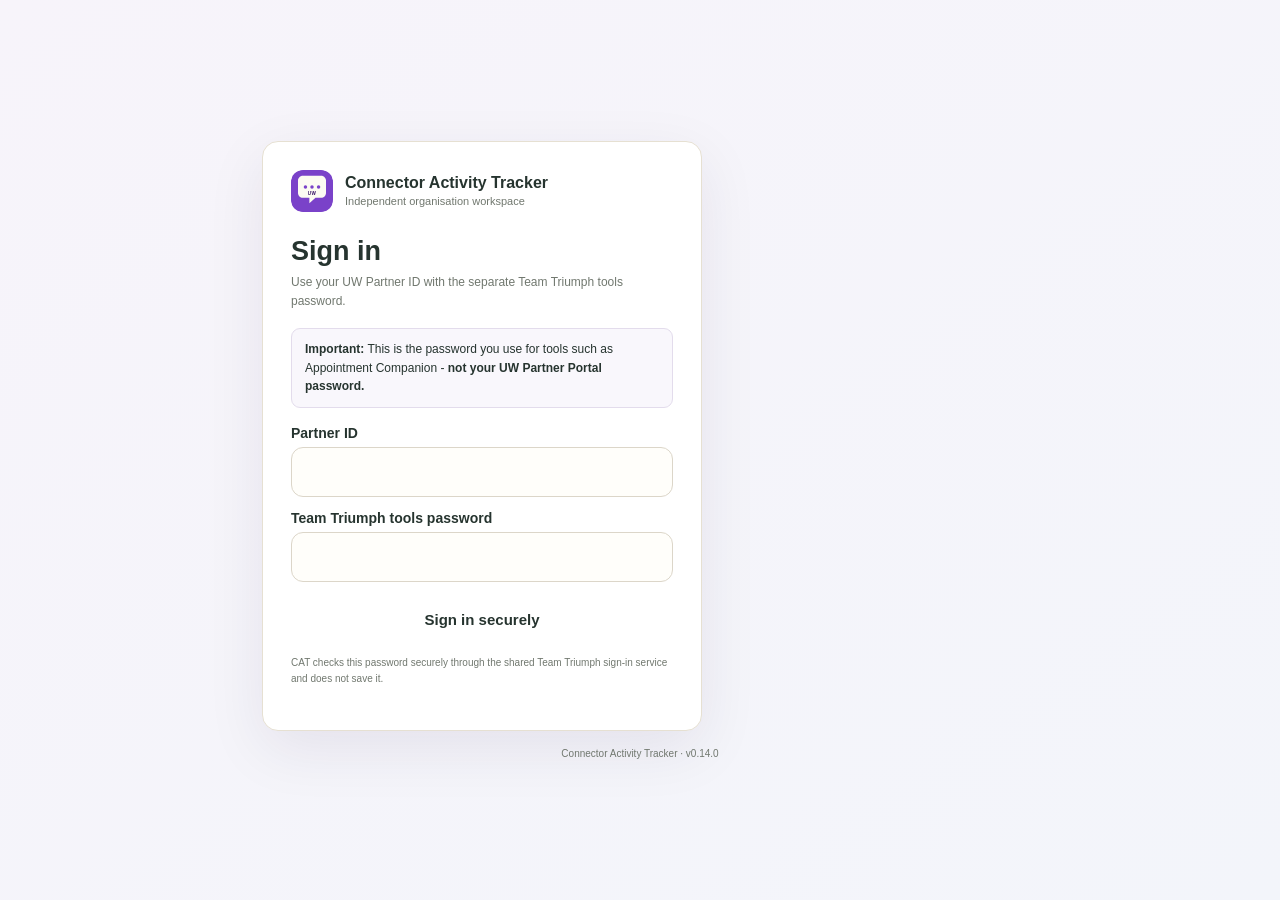
<file: index.html>
<!doctype html>
<html lang="en">
<head>
  <meta charset="UTF-8">
  <meta name="viewport" content="width=device-width, initial-scale=1, viewport-fit=cover">
  <meta name="theme-color" content="#f3f0e7">
  <meta name="description" content="An authenticated Connector activity and results tracker, with a separate local demo.">
  <link rel="manifest" href="manifest.webmanifest">
  <link rel="icon" href="icon.svg?v=0.14.0" type="image/svg+xml">
  <link rel="stylesheet" href="styles.css?v=0.14.0">
  <link rel="stylesheet" href="ux-v06.css?v=0.14.0">
  <link rel="stylesheet" href="mobile-first.css?v=0.14.0">
  <link rel="stylesheet" href="field-notes.css?v=0.14.0">
  <title>Connector Activity Tracker (CAT)</title>
</head>
<body>
  <div id="app" aria-live="polite"><main class="cloud-auth-page"><section class="cloud-auth-card" role="status"><div class="cloud-auth-brand"><strong>Connector Activity Tracker</strong></div><h1>Loading CAT…</h1><p>Preparing your workspace.</p><p class="small muted">If this message stays here, please <a href="./?upgrade=0.14.0">reload CAT</a>.</p></section></main></div>
  <div id="toast" class="toast" role="status"></div>
  <script src="app-meta.js?v=0.14.0" defer></script>
  <script src="cloud-config.js?v=0.14.0" defer></script>
  <script src="cloud-client.js?v=0.14.0" defer></script>
  <script src="connector-qr.js?v=0.14.0" defer></script>
  <script src="app.js?v=0.14.0" defer></script>
</body>
</html>
</file>
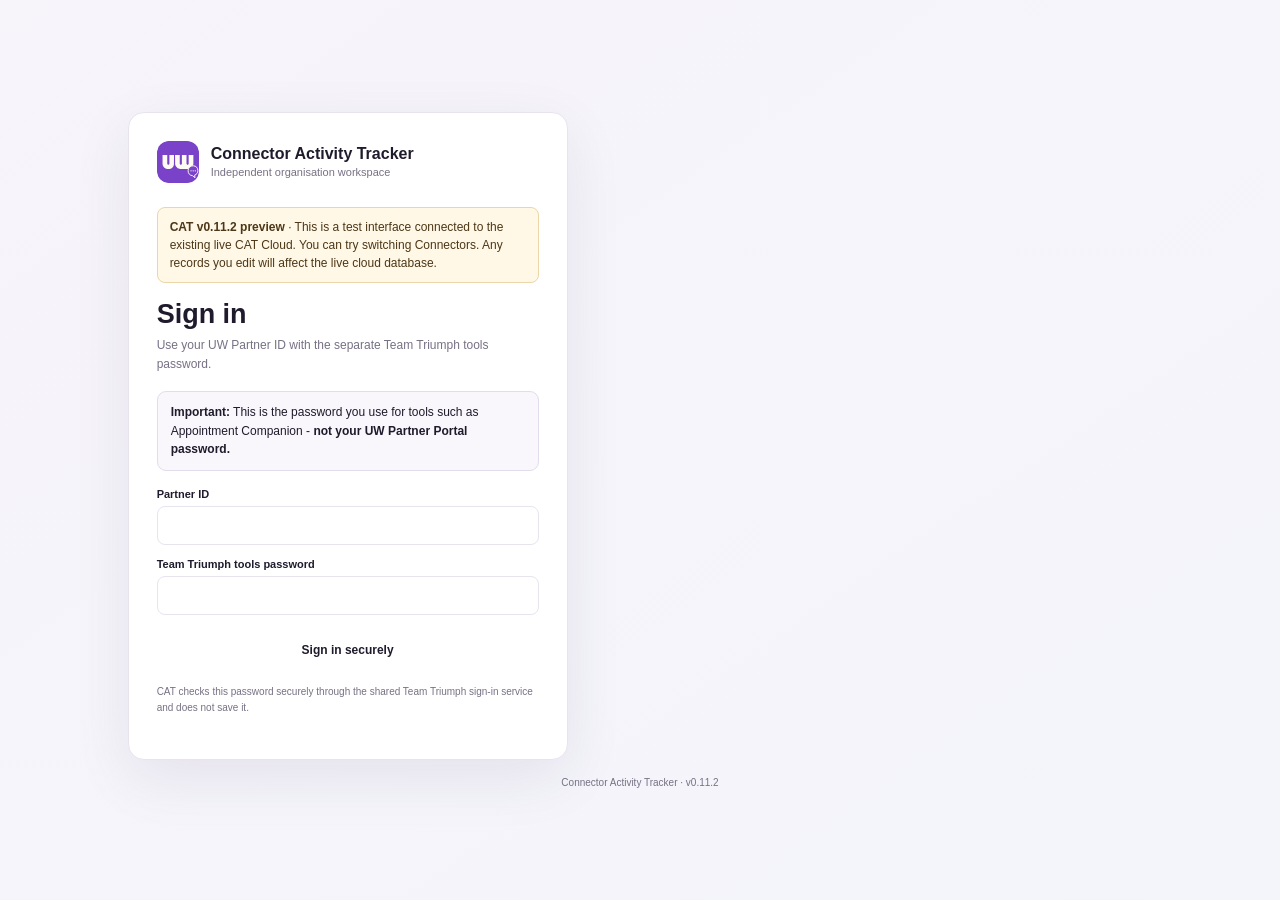
<file: preview/v0.11.2/index.html>
<!doctype html>
<html lang="en">
<head>
  <meta charset="UTF-8">
  <meta name="viewport" content="width=device-width, initial-scale=1, viewport-fit=cover">
  <meta name="theme-color" content="#351065">
  <meta name="description" content="An authenticated Connector activity and results tracker, with a separate local demo.">
  <link rel="manifest" href="manifest.webmanifest">
  <link rel="icon" href="icon.svg?v=0.11.2" type="image/svg+xml">
  <link rel="stylesheet" href="styles.css?v=0.11.2">
  <link rel="stylesheet" href="ux-v06.css?v=0.11.2">
  <title>CAT v0.11.2 Preview</title>
</head>
<body>
  <div id="app" aria-live="polite"></div>
  <div id="toast" class="toast" role="status"></div>
  <script src="app-meta.js?v=0.11.2" defer></script>
  <script src="cloud-config.js?v=0.11.2" defer></script>
  <script src="cloud-client.js?v=0.11.2" defer></script>
  <script src="app.js?v=0.11.2" defer></script>
</body>
</html>
</file>
<file: styles.css>
:root{font-family:'DM Sans',Arial,sans-serif;color:#201b2c;background:#f7f6fa;font-synthesis:none;text-rendering:optimizeLegibility;--purple:#351065;--purple-2:#5c2e9a;--pink:#e31586;--green:#138a5b;--blue:#3c68dc;--orange:#c97910;--ink:#201b2c;--muted:#777184;--line:#e8e4ee;--surface:#fff;--wash:#f1edf7;--shadow:0 10px 30px rgba(38,20,62,.07)}*{box-sizing:border-box}body{margin:0;min-width:320px}button,input,select,textarea{font:inherit}button{cursor:pointer}button:focus-visible,input:focus-visible,select:focus-visible,textarea:focus-visible{outline:3px solid #a581e5;outline-offset:2px}.app-shell{min-height:100vh}.sidebar{position:fixed;inset:0 auto 0 0;width:244px;background:#fff;border-right:1px solid var(--line);display:flex;flex-direction:column;padding:22px 14px 16px;z-index:5}.brand{display:flex;gap:11px;align-items:center;padding:0 9px 24px}.brand-mark{width:38px;height:38px;border-radius:12px;background:var(--purple);display:grid;place-items:center;color:white;font-size:20px}.brand-name{font:800 14px Manrope,sans-serif;line-height:1.25;color:var(--purple)}.brand-kicker{font-size:10px;color:var(--muted);margin-top:3px}.side-label{font-size:10px;text-transform:uppercase;letter-spacing:.08em;color:#9992a5;font-weight:700;padding:0 11px;margin:11px 0 7px}.nav-list{display:grid;gap:4px}.nav-btn{height:42px;border:0;background:transparent;border-radius:8px;text-align:left;padding:0 11px;color:#645e70;display:flex;align-items:center;gap:12px;font-size:13px;font-weight:600}.nav-btn .nav-icon{width:20px;text-align:center;font-size:16px}.nav-btn:hover{background:#f7f4fb;color:var(--purple)}.nav-btn.active{background:#f0eafa;color:var(--purple);font-weight:700}.sidebar-bottom{margin-top:auto}.local-state{border:1px solid #dbeee5;background:#f5fbf7;border-radius:8px;padding:11px;margin:12px 3px;font-size:11px;color:#286e50}.local-state strong{display:block;color:#18563b;margin-bottom:3px}.profile-switch{width:100%;border:1px solid var(--line);background:#fff;border-radius:8px;display:flex;align-items:center;gap:10px;padding:10px;text-align:left;color:var(--ink)}.avatar{width:32px;height:32px;border-radius:50%;background:#ebe3f6;color:var(--purple);display:grid;place-items:center;font-weight:700}.profile-copy{flex:1}.profile-name{font-weight:700;font-size:12px}.profile-role{font-size:10px;color:var(--muted);margin-top:2px}.main-area{margin-left:244px;min-height:100vh}.topbar{height:70px;background:rgba(255,255,255,.93);border-bottom:1px solid var(--line);display:flex;align-items:center;justify-content:space-between;padding:0 34px;position:sticky;top:0;z-index:4;backdrop-filter:blur(12px)}.crumbs{display:flex;align-items:center;gap:9px;color:#91899c;font-size:12px}.crumbs strong{color:var(--ink);font-weight:700}.top-actions{display:flex;align-items:center;gap:10px}.sync-pill,.period-select,.quiet-btn{border:1px solid var(--line);background:white;border-radius:7px;height:34px;padding:0 11px;color:#635b71;font-size:11px;font-weight:600}.sync-pill{color:#286e50;background:#f6fbf8;border-color:#dbeee5}.period-select{min-width:130px}.icon-btn{width:35px;height:35px;border:1px solid var(--line);background:white;border-radius:8px;color:var(--purple);font-size:16px}.content{max-width:1360px;margin:0 auto;padding:27px 34px 48px}.page-heading{display:flex;align-items:flex-start;justify-content:space-between;gap:20px;margin-bottom:22px}.eyebrow{color:var(--purple-2);text-transform:uppercase;letter-spacing:.08em;font-size:10px;font-weight:700;margin-bottom:7px}.page-heading h1{font:800 25px Manrope,sans-serif;letter-spacing:0;margin:0;color:#25163c}.page-heading p{font-size:12px;line-height:1.5;color:var(--muted);margin:6px 0 0}.heading-actions{display:flex;gap:8px;align-items:center;flex-wrap:wrap}.btn{height:38px;border-radius:7px;border:1px solid transparent;padding:0 14px;font-weight:700;font-size:12px;display:inline-flex;align-items:center;justify-content:center;gap:8px}.btn-primary{background:var(--purple);color:white}.btn-primary:hover{background:#482080}.btn-pink{background:var(--pink);color:white}.btn-secondary{border-color:var(--line);background:white;color:var(--purple)}.btn-soft{background:#f1eafa;color:var(--purple)}.btn-danger{background:#fff0f1;border-color:#f4cfd4;color:#bd3342}.btn-sm{height:31px;font-size:11px;padding:0 10px}.btn-block{width:100%}.connector-strip{display:flex;align-items:center;gap:12px;background:#fff;border:1px solid var(--line);border-radius:9px;padding:12px 15px;margin-bottom:17px}.connector-logo{width:42px;height:42px;border-radius:50%;background:#f9e4cc;border:2px solid #351065;display:grid;place-items:center;font-size:21px;flex:none}.connector-meta{flex:1}.connector-meta strong{display:block;font:700 13px Manrope,sans-serif}.connector-meta span{font-size:10px;color:var(--muted)}.badge{display:inline-flex;align-items:center;border-radius:999px;padding:4px 8px;background:#f0eafa;color:var(--purple);font-size:10px;font-weight:700}.badge.green{background:#e5f6ed;color:#167247}.badge.pink{background:#fde8f3;color:#bd1d72}.badge.amber{background:#fff2d8;color:#956010}.metric-grid{display:grid;grid-template-columns:repeat(6,minmax(0,1fr));gap:12px}.metric-card{background:white;border:1px solid var(--line);border-radius:9px;padding:15px;min-height:105px;position:relative;overflow:hidden}.metric-card:after{content:'';position:absolute;width:64px;height:64px;border-radius:50%;right:-23px;top:-22px;background:var(--tint,#f0eafa)}.metric-label{font-size:10px;color:#7b7487;font-weight:600;position:relative;z-index:1}.metric-value{font:800 27px Manrope,sans-serif;color:var(--color,var(--purple));margin-top:11px;line-height:1;position:relative;z-index:1}.metric-note{font-size:10px;color:#9790a0;margin-top:7px}.layout-grid{display:grid;grid-template-columns:minmax(0,1.35fr) minmax(280px,.85fr);gap:15px;margin-top:17px}.panel{background:white;border:1px solid var(--line);border-radius:9px;padding:17px}.panel-head{display:flex;align-items:center;justify-content:space-between;gap:10px;margin-bottom:14px}.panel-head h2{font:700 14px Manrope,sans-serif;margin:0}.panel-head p{font-size:10px;color:var(--muted);margin:4px 0 0}.text-link{border:0;background:none;color:var(--purple-2);font-size:11px;font-weight:700;padding:4px}.quick-grid{display:grid;grid-template-columns:repeat(2,minmax(0,1fr));gap:9px}.quick-action{min-height:68px;border:1px solid var(--line);border-radius:8px;background:#fff;text-align:left;padding:12px;display:flex;align-items:center;gap:11px;color:var(--ink)}.quick-action:hover{border-color:#b9a1d6;background:#fcfaff}.quick-icon{width:34px;height:34px;border-radius:8px;background:#f0eafa;color:var(--purple);display:grid;place-items:center;font-size:16px}.quick-action strong{display:block;font-size:12px}.quick-action small{display:block;color:var(--muted);font-size:10px;margin-top:4px}.activity-list{display:grid}.activity-row{display:flex;align-items:center;gap:11px;padding:11px 0;border-top:1px solid #f0edf3}.activity-row:first-child{border:0}.activity-symbol{width:32px;height:32px;border-radius:8px;background:#f5f2f8;display:grid;place-items:center;color:var(--purple);font-size:14px}.activity-copy{flex:1;min-width:0}.activity-copy strong{font-size:11px;display:block}.activity-copy small{font-size:10px;color:var(--muted)}.activity-time{font-size:10px;color:#938c9c;white-space:nowrap}.activity-cards{display:grid;grid-template-columns:repeat(2,minmax(0,1fr));gap:12px}.event-card,.lead-card,.connector-card{border:1px solid var(--line);border-radius:9px;background:#fff;padding:15px;transition:border-color .15s,transform .15s}.event-card:hover,.connector-card:hover{border-color:#b7a0d5;transform:translateY(-1px)}.event-title{font:700 13px Manrope,sans-serif;margin-bottom:5px}.event-sub{font-size:10px;color:var(--muted)}.event-summary{display:grid;grid-template-columns:repeat(3,1fr);border-top:1px solid var(--line);margin-top:13px;padding-top:11px;gap:8px}.event-summary strong{display:block;font-size:14px;color:var(--purple)}.event-summary span{font-size:9px;color:var(--muted)}.event-footer{display:flex;justify-content:space-between;align-items:center;margin-top:12px}.form-shell{max-width:760px}.form-grid{display:grid;grid-template-columns:repeat(2,minmax(0,1fr));gap:13px}.field{display:grid;gap:6px}.field.full{grid-column:1/-1}.field label{font-size:11px;font-weight:700;color:#4f475c}.field input,.field select,.field textarea{width:100%;border:1px solid #ddd7e6;border-radius:7px;background:#fff;padding:10px 11px;font-size:12px;color:var(--ink);min-height:39px}.field textarea{min-height:76px;resize:vertical}.helper{font-size:10px;color:var(--muted)}.section-title{font:700 13px Manrope,sans-serif;margin:19px 0 10px}.stepper{display:flex;align-items:center;justify-content:center;gap:14px;background:#f8f5fb;border:1px solid var(--line);border-radius:9px;padding:10px}.stepper button{width:43px;height:43px;border:1px solid #ded5eb;border-radius:8px;background:white;color:var(--purple);font-size:22px;font-weight:500}.stepper output{font:800 26px Manrope,sans-serif;min-width:45px;text-align:center}.team-counts{display:grid;grid-template-columns:repeat(3,1fr);gap:8px}.team-count{border:1px solid var(--line);border-radius:7px;padding:9px;text-align:center}.team-count span{display:block;font-size:10px;color:var(--muted)}.team-count strong{display:block;font:700 15px Manrope,sans-serif;margin-top:4px}.total-count{margin-top:8px;padding:10px 12px;background:#e7f7ef;color:#177247;border-radius:7px;display:flex;justify-content:space-between;font-weight:700;font-size:11px}.tab-bar{display:flex;gap:4px;border-bottom:1px solid var(--line);margin-bottom:15px;overflow:auto}.tab-btn{border:0;background:none;padding:10px 13px;color:#777082;font-size:11px;font-weight:700;border-bottom:2px solid transparent;white-space:nowrap}.tab-btn.active{color:var(--purple);border-color:var(--purple)}.funnel-list{display:grid;gap:8px}.funnel-row{display:grid;grid-template-columns:145px 1fr 55px;align-items:center;gap:12px;font-size:11px}.funnel-track{height:8px;background:#eeeaf2;border-radius:99px;overflow:hidden}.funnel-fill{height:100%;border-radius:99px;background:var(--fill,#5c2e9a);min-width:0}.funnel-count{text-align:right;font-weight:700}.table-wrap{overflow:auto;border:1px solid var(--line);border-radius:8px}table{width:100%;border-collapse:collapse;min-width:680px}th,td{text-align:left;padding:10px 11px;border-bottom:1px solid #efedf2;font-size:10px;white-space:nowrap}th{background:#faf9fc;color:#70697b;font-weight:700}td{color:#3d3748}tr:last-child td{border-bottom:0}.person-cell{display:flex;align-items:center;gap:8px;font-weight:700}.mini-avatar{width:25px;height:25px;border-radius:50%;display:grid;place-items:center;background:#f0eafa;color:var(--purple);font-size:10px}.lead-list{display:grid;gap:9px}.lead-card{display:flex;align-items:center;gap:12px}.lead-main{flex:1;min-width:0}.lead-main strong{font-size:12px}.lead-main p{font-size:10px;color:var(--muted);margin:4px 0 0}.lead-tags{display:flex;gap:5px;flex-wrap:wrap;margin-top:8px}.status{display:inline-flex;align-items:center;gap:5px;border-radius:999px;font-size:9px;font-weight:700;padding:4px 7px;background:#f1eef5;color:#655c72}.status.booked{background:#e9efff;color:#355db8}.status.sat{background:#e4f6ed;color:#147048}.status.cancelled{background:#fff0e8;color:#a25118}.status.ghosted{background:#f1eef5;color:#655c72}.status.followup{background:#fde8f3;color:#b91a70}.status.customer{background:#e4f6ed;color:#147048}.lead-actions{display:flex;gap:6px}.filter-row{display:flex;gap:6px;flex-wrap:wrap;margin:12px 0 16px}.filter-chip{border:1px solid var(--line);border-radius:999px;background:white;color:#655d70;font-weight:600;font-size:10px;padding:7px 10px}.filter-chip.active{border-color:var(--purple);background:#f0eafa;color:var(--purple)}.appointment-grid{display:grid;grid-template-columns:repeat(4,1fr);gap:8px}.choice-card{border:1px solid var(--line);background:#fff;border-radius:8px;padding:11px 8px;min-height:67px;text-align:center;color:#5e566a;font-size:10px;font-weight:700}.choice-card .choice-icon{display:block;font-size:17px;margin-bottom:5px}.choice-card.active{border-color:#6840a0;background:#f5effd;color:var(--purple);box-shadow:inset 0 0 0 1px #6840a0}.choice-card.active[data-value="Sat"]{background:#e4f6ed;border-color:#53a881;color:#147048;box-shadow:inset 0 0 0 1px #53a881}.product-grid{display:grid;grid-template-columns:repeat(3,1fr);gap:8px}.product-choice{border:1px solid var(--line);background:white;border-radius:8px;padding:11px;font-size:10px;font-weight:700;display:flex;align-items:center;gap:8px}.product-choice input{accent-color:var(--purple);width:16px;height:16px}.sim-row{display:grid;grid-template-columns:1fr auto;align-items:center;gap:12px;border:1px solid var(--line);padding:9px 11px;border-radius:8px;margin-top:8px}.sim-row strong{font-size:10px;display:block}.sim-row small{font-size:9px;color:var(--muted)}.segmented{display:flex;gap:3px;background:#f3f0f6;padding:3px;border-radius:7px}.segmented button{width:30px;height:27px;border:0;border-radius:5px;background:transparent;font-size:10px;color:#746c7d}.segmented button.active{background:var(--purple);color:white;font-weight:700}.money-pair{display:grid;grid-template-columns:1fr 1fr;gap:10px;margin-top:11px}.money-box{background:#f7f4fa;border-radius:8px;padding:11px;text-align:center}.money-box strong{font:700 16px Manrope,sans-serif;color:var(--purple);display:block}.money-box span{font-size:9px;color:var(--muted)}.callout{padding:12px 13px;background:#f7f4fb;border-left:3px solid var(--purple-2);font-size:11px;line-height:1.5;color:#50465f;border-radius:0 7px 7px 0}.empty-state{text-align:center;padding:32px 16px;color:var(--muted);font-size:12px}.empty-state strong{display:block;color:var(--ink);font-size:13px;margin-bottom:5px}.chart{height:210px;display:flex;align-items:end;gap:14px;padding:15px 5px 4px;border-bottom:1px solid var(--line)}.chart-col{flex:1;display:flex;align-items:end;justify-content:center;gap:4px;height:100%;position:relative}.chart-bar{width:min(24px,42%);border-radius:4px 4px 0 0;background:#b89cda;min-height:3px}.chart-bar.alt{background:#47a779}.chart-months{display:flex;justify-content:space-around;font-size:9px;color:var(--muted);padding-top:8px}.source-bars{display:grid;gap:11px}.source-line{display:grid;grid-template-columns:110px 1fr 45px;align-items:center;gap:8px;font-size:10px}.source-line .funnel-track{height:7px}.source-line strong{text-align:right}.report-preview{background:#faf9fc;border:1px solid var(--line);border-radius:8px;padding:17px}.report-preview .metric-grid{grid-template-columns:repeat(4,1fr)}.connector-list{display:grid;gap:10px}.connector-card{display:flex;align-items:center;gap:12px}.connector-card .connector-meta{flex:1}.card-arrow{border:0;background:none;color:var(--purple);font-size:17px}.modal-backdrop{position:fixed;inset:0;background:rgba(25,14,39,.42);z-index:20;display:grid;place-items:center;padding:15px}.modal{width:min(540px,100%);max-height:min(90vh,780px);overflow:auto;background:white;border-radius:10px;padding:21px;box-shadow:0 20px 70px rgba(20,9,36,.25)}.modal-head{display:flex;justify-content:space-between;align-items:start;margin-bottom:15px}.modal-head h2{font:800 17px Manrope,sans-serif;margin:0}.modal-close{border:1px solid var(--line);background:white;width:30px;height:30px;border-radius:7px;color:#62596d}.modal-actions{display:flex;justify-content:flex-end;gap:8px;margin-top:18px}.toast{position:fixed;bottom:20px;left:50%;transform:translate(-50%,18px);opacity:0;transition:.2s;background:#241637;color:white;padding:11px 15px;border-radius:8px;font-size:11px;z-index:30;pointer-events:none;box-shadow:var(--shadow)}.toast.show{opacity:1;transform:translate(-50%,0)}.mobile-nav{display:none}.searchbox{position:relative}.searchbox input{min-width:200px;border:1px solid var(--line);border-radius:7px;padding:9px 10px;font-size:11px}.split-head{display:flex;align-items:center;justify-content:space-between;gap:10px}.muted{color:var(--muted)}.small{font-size:10px}.chart-legend{display:flex;gap:14px;align-items:center;font-size:10px;color:var(--muted)}.legend-dot{width:8px;height:8px;border-radius:2px;display:inline-block;margin-right:5px}.progress-grid{display:grid;grid-template-columns:repeat(3,1fr);gap:10px}.progress-stat{border:1px solid var(--line);border-radius:8px;padding:13px}.progress-stat strong{font:800 20px Manrope,sans-serif;color:var(--purple);display:block}.progress-stat span{font-size:10px;color:var(--muted)}.achievement{padding:11px;border-radius:8px;background:#fff8e9;display:flex;align-items:center;gap:10px;font-size:10px;color:#725213;margin-top:8px}.mobile-head{display:none}
@media(max-width:1100px){.metric-grid{grid-template-columns:repeat(3,1fr)}.content{padding:23px 24px 40px}.topbar{padding:0 24px}.sidebar{width:220px}.main-area{margin-left:220px}}
@media(max-width:760px){.sidebar{display:none}.main-area{margin:0;padding-bottom:73px}.topbar{height:57px;padding:0 16px}.crumbs{font-size:11px}.sync-pill{font-size:0;width:31px;padding:0;display:grid;place-items:center}.sync-pill:before{content:'●';font-size:10px}.top-actions{gap:6px}.period-select{min-width:100px;height:31px;font-size:10px}.content{padding:21px 15px 28px}.page-heading{margin-bottom:17px}.page-heading h1{font-size:22px}.page-heading p{font-size:11px}.heading-actions{align-self:flex-start}.metric-grid{grid-template-columns:repeat(2,minmax(0,1fr));gap:9px}.metric-card{min-height:88px;padding:12px}.metric-value{font-size:23px;margin-top:9px}.metric-note{font-size:9px}.layout-grid{grid-template-columns:1fr;gap:11px;margin-top:12px}.panel{padding:14px}.activity-cards{grid-template-columns:1fr}.connector-strip{padding:10px 11px}.quick-action{min-height:62px;padding:10px}.quick-icon{width:30px;height:30px}.mobile-nav{position:fixed;display:grid;grid-template-columns:repeat(5,1fr);inset:auto 0 0;height:65px;padding:5px 6px calc(5px + env(safe-area-inset-bottom));background:#fff;border-top:1px solid var(--line);z-index:6}.mobile-nav button{border:0;background:transparent;color:#847c8e;font-size:9px;font-weight:600;display:flex;flex-direction:column;align-items:center;justify-content:center;gap:3px}.mobile-nav button span:first-child{font-size:17px}.mobile-nav button.active{color:var(--purple)}.appointment-grid{grid-template-columns:repeat(2,1fr)}.product-grid{grid-template-columns:repeat(2,1fr)}.form-grid{grid-template-columns:1fr}.field.full{grid-column:auto}.funnel-row{grid-template-columns:105px 1fr 44px;gap:8px}.team-counts{gap:5px}.team-count{padding:8px 4px}.progress-grid{grid-template-columns:repeat(2,1fr)}.page-heading>.heading-actions .btn{padding:0 9px;font-size:10px}.connector-strip .period-select{margin-left:auto}.chart{gap:5px;height:180px}.source-line{grid-template-columns:88px 1fr 38px}.modal{padding:17px}.lead-actions .btn{padding:0 8px}.searchbox input{min-width:130px;width:42vw}}
@media(max-width:380px){.quick-grid{grid-template-columns:1fr}.metric-card{padding:10px}.metric-value{font-size:21px}.page-heading h1{font-size:20px}}
.home-actions-v05{grid-template-columns:1fr;gap:10px}.home-actions-v05 .home-action{min-height:78px;flex-direction:row;align-items:center;padding:15px 17px}.home-actions-v05 .home-action-icon{width:34px;text-align:center}.home-actions-v05 .home-action-arrow{top:50%;bottom:auto;transform:translateY(-50%);right:17px}.home-actions-v05 .home-action strong{font-size:14px}.home-actions-v05 .home-action small{font-size:11px}.home-actions-v05 .home-action-inbox{border-top-color:var(--pink);background:#fff7fb}.monthly-snapshot{display:flex;align-items:center;justify-content:space-between;gap:12px;background:#fff;border:1px solid var(--line);border-radius:9px;padding:14px 16px;margin-top:16px}.monthly-snapshot strong{display:block;font-size:11px;color:var(--muted);text-transform:uppercase;letter-spacing:.06em}.monthly-snapshot span{display:block;font-size:12px;font-weight:700;margin-top:5px}.context-back{border:0;background:none;padding:0;margin:0 0 13px;color:var(--section-accent,var(--purple));font-size:12px;font-weight:800}.section-leads{--section-accent:var(--blue)}.section-results{--section-accent:var(--green)}.section-inbox{--section-accent:var(--pink)}.section-eventday{--section-accent:var(--orange)}.section-activities{--section-accent:var(--purple-2)}.section-admin{--section-accent:#777184}.section-leads .page-heading{border-left:4px solid var(--blue);padding-left:12px}.section-results .page-heading{border-left:4px solid var(--green);padding-left:12px}.section-inbox .page-heading{border-left:4px solid var(--pink);padding-left:12px}.section-eventday .page-heading{border-left:4px solid var(--orange);padding-left:12px}.section-activities .page-heading{border-left:4px solid var(--purple-2);padding-left:12px}.section-leads .btn-primary{background:var(--blue)}.section-results .metric-card{border-top:2px solid var(--green)}.section-inbox .btn-soft{background:#fde8f3;color:#bd1d72}.section-activities .btn-primary{background:var(--purple-2)}
@media(max-width:760px){.home-actions-v05 .home-action{min-height:76px}.monthly-snapshot{align-items:flex-start;flex-direction:column}.monthly-snapshot .text-link{align-self:flex-start}.context-back{margin-bottom:10px}}
.section-inbox .lead-actions:before{content:'Mark as:';font-size:10px;font-weight:700;color:var(--muted);align-self:center}.section-inbox .lead-actions .btn{padding:0 7px}
.admin-shortcuts{display:flex;gap:8px;flex-wrap:wrap;margin-top:16px}
.cloud-auth-page{min-height:100dvh;padding:28px 18px;display:grid;place-content:center;gap:17px;background:linear-gradient(145deg,#f7f4fa,#f3f5fa);color:var(--ink)}
.cloud-auth-card{width:min(100%,440px);padding:28px;background:#fff;border:1px solid var(--line);border-radius:16px;box-shadow:0 18px 60px #25104414}
.cloud-auth-brand{display:flex;align-items:center;gap:12px;margin-bottom:24px}.cloud-auth-brand .brand-mark{width:42px;height:42px;display:grid;place-items:center;border-radius:12px;background:#f2eaf8;font-size:23px}.cloud-auth-brand strong,.cloud-auth-brand small{display:block}.cloud-auth-brand strong{font:800 16px Manrope,sans-serif}.cloud-auth-brand small{margin-top:3px;color:var(--muted);font-size:11px}
.cloud-auth-card h1{font:800 27px Manrope,sans-serif;margin:0 0 6px}.cloud-auth-card>p{color:var(--muted);font-size:12px;line-height:1.6;margin:0 0 17px}.cloud-auth-card .cloud-auth-note{font-size:10px;margin:12px 0 15px}.cloud-field{display:grid;gap:6px;font-size:11px;font-weight:750;color:var(--ink)}.cloud-field input,.cloud-field select,.cloud-field textarea{width:100%;padding:11px 12px;border:1px solid var(--line);border-radius:8px;background:#fff;color:var(--ink);font:500 13px inherit}.cloud-field input:focus,.cloud-field select:focus,.cloud-field textarea:focus{outline:2px solid #c8b0df;outline-offset:1px}.cloud-field small{font-size:10px;font-weight:500;color:var(--muted)}.cloud-auth-card form{display:grid;gap:13px}.cloud-signin{width:100%;min-height:44px}.cloud-auth-page footer{text-align:center;color:var(--muted);font-size:10px}.cloud-demo-link{display:block;text-align:center;font-size:11px;font-weight:700;color:var(--purple);text-decoration:none;padding-top:7px}
.cloud-message{padding:11px 12px;border-radius:8px;font-size:11px;line-height:1.5;margin:10px 0}.cloud-message-info{background:#f1f5ff;border:1px solid #d9e3ff;color:#344e8c}.cloud-message-error{background:#fff1f1;border:1px solid #f0cccc;color:#943838}.cloud-workspace{min-height:100dvh;background:#f7f6fa}.cloud-workspace-head{min-height:72px;padding:12px max(18px,calc((100vw - 1000px)/2));display:flex;justify-content:space-between;align-items:center;gap:12px;background:#fff;border-bottom:1px solid var(--line)}.cloud-workspace-head .cloud-auth-brand{margin:0}.cloud-user{display:flex;align-items:center;gap:9px}.cloud-user>span:nth-child(2) strong,.cloud-user>span:nth-child(2) small{display:block}.cloud-user>span:nth-child(2) strong{font-size:11px}.cloud-user>span:nth-child(2) small{font-size:9px;color:var(--muted);margin-top:2px}.cloud-avatar{width:34px;height:34px;border-radius:50%;display:grid;place-items:center;overflow:hidden;background:#eee7f5;color:var(--purple);font-weight:800}.cloud-avatar img{width:100%;height:100%;object-fit:cover}.cloud-workspace-body{width:min(100% - 30px,900px);margin:28px auto;padding-bottom:36px}.cloud-workspace-body>.page-heading{margin-bottom:18px}.cloud-phase-card{margin:14px 0}.cloud-phase-card h2{font:800 15px Manrope,sans-serif;margin:0 0 8px}.cloud-phase-card p{font-size:11px;line-height:1.65;color:var(--muted)}.cloud-phase-card .panel-head p{margin:5px 0 0}.cloud-connector-label{font-size:11px;padding:12px 14px;background:#fff;border:1px solid var(--line);border-radius:8px;margin-bottom:14px}.cloud-connector-picker{max-width:390px;margin-bottom:14px}.cloud-phase-card textarea{resize:vertical;min-height:80px;margin:6px 0 12px}.cloud-record-meta{font-size:10px!important;color:#39805e!important}.cloud-about{padding:15px}.cloud-about summary{font-size:12px;font-weight:800;cursor:pointer}.cloud-about>p{margin:10px 0}.cloud-about-history{margin-top:10px;border-top:1px solid var(--line)}.cloud-about-history p{margin:8px 0;font-size:10px}.demo-banner{padding:8px 16px;background:#fff6df;border-bottom:1px solid #eddda9;color:#745b18;font-size:10px;font-weight:750;text-align:center}
@media(max-width:600px){.cloud-auth-card{padding:22px 18px}.cloud-workspace-head{align-items:flex-start;flex-direction:column;padding:12px 16px}.cloud-user{width:100%}.cloud-user .btn{margin-left:auto}.cloud-workspace-body{margin-top:18px}.cloud-workspace-body>.page-heading{align-items:flex-start}.cloud-phase-card{padding:14px}}
 .action-inbox{border-left:4px solid var(--green);margin-bottom:15px}.action-inbox.has-actions{border-left-color:var(--pink)}.inbox-row{align-items:center}.inbox-row .lead-actions{margin-left:auto;display:flex;gap:6px;flex-wrap:wrap}
button[data-set-progress="Lead sent"]{display:none}
.home-actions{display:grid;grid-template-columns:repeat(4,minmax(0,1fr));gap:12px;margin:4px 0 18px}.home-action{min-height:132px;border:1px solid var(--line);border-top:4px solid var(--purple-2);border-radius:10px;background:#fff;padding:18px;text-align:left;display:flex;flex-direction:column;align-items:flex-start;gap:9px;position:relative;transition:transform .15s,border-color .15s,box-shadow .15s}.home-action:hover{transform:translateY(-2px);border-color:#bca7d4;box-shadow:var(--shadow)}.home-action-eventday{border-top-color:var(--orange);background:#fffaf3}.home-action-leads{border-top-color:var(--blue);background:#f7f9ff}.home-action-progress{border-top-color:var(--green);background:#f5fbf7}.home-action-activities{border-top-color:var(--purple-2);background:#faf7fd}.home-action-icon{font-size:27px}.home-action strong{font:800 15px Manrope,sans-serif;color:var(--ink)}.home-action small{font-size:11px;color:var(--muted)}.home-action-arrow{position:absolute;right:16px;bottom:15px;color:var(--purple);font-size:18px}.setup-link{display:block;margin:17px auto 0;border:0;background:none;color:#81798b;font-size:11px;font-weight:700}.today-callout{display:flex;align-items:center;gap:12px;padding:12px 14px;background:#fffaf3;border:1px solid #f1d7ac;border-left:4px solid var(--orange);border-radius:9px;margin-bottom:15px}.today-callout strong{font-size:12px}.today-callout span{font-size:10px;color:var(--muted);flex:1}.event-day-hero{display:flex;align-items:center;justify-content:space-between;gap:15px;padding:19px;background:#fffaf3;border:1px solid #f1d7ac;border-left:4px solid var(--orange);border-radius:10px;margin-bottom:14px}.event-day-hero h2{font:800 19px Manrope,sans-serif;margin:0}.event-day-hero p{margin:5px 0 0;color:var(--muted);font-size:11px}.event-day-actions{display:grid;grid-template-columns:repeat(2,minmax(0,1fr));gap:12px;margin-bottom:14px}.event-day-button{border:1px solid #e8d4b5;border-radius:10px;background:#fff;padding:17px;text-align:left;color:var(--ink);display:flex;flex-direction:column;gap:6px}.event-day-button:first-child{background:#f5fbf7;border-color:#c8e5d5}.event-day-button strong{font:800 18px Manrope,sans-serif}.event-day-button small{font-size:10px;color:var(--muted)}.event-day-progress{border-top:3px solid var(--orange)}.event-day-choice{width:100%;text-align:left}.about-panel{max-width:680px}.about-brand{padding:0 0 15px}.about-version{font:800 23px Manrope,sans-serif;color:var(--purple);margin:7px 0}.about-list{margin:0;padding-left:20px;color:#51485f;font-size:12px;line-height:1.9}.inbox-row .lead-actions:before{content:'Mark as:';font-size:10px;font-weight:700;color:var(--muted);align-self:center}.inbox-row .lead-actions .btn{padding:0 7px}
@media(max-width:760px){.home-actions{grid-template-columns:repeat(2,minmax(0,1fr));gap:9px}.home-action{min-height:122px;padding:14px}.home-action-icon{font-size:24px}.home-action strong{font-size:13px}.home-action small{font-size:10px}.today-callout{align-items:flex-start;flex-wrap:wrap}.today-callout span{flex-basis:100%;order:3}.event-day-actions{gap:9px}.event-day-button{padding:14px}.event-day-button strong{font-size:16px}.home-lower .metric-grid{margin:0}}
.inbox-top-button{position:relative;display:inline-flex;align-items:center;justify-content:center;font-size:16px}.inbox-count{position:absolute;top:-5px;right:-5px;min-width:16px;height:16px;padding:0 4px;border-radius:99px;background:var(--pink);color:#fff;font-size:9px;font-weight:800;line-height:16px}
.home-actions{grid-template-columns:repeat(4,minmax(0,1fr))}.home-lower{border-top:3px solid var(--pink)}.home-lower .panel-head{margin-bottom:8px}.home-clear{padding:12px 0;color:#25845a;font-size:12px;font-weight:700}
.twenty-k-list{display:grid}.twenty-k-row{min-height:48px;display:flex;align-items:center;justify-content:space-between;gap:10px;border-top:1px solid var(--line)}.twenty-k-row strong{font-size:13px}.legacy-count-note{margin:10px 0 0}.team-20k-details{margin-top:12px;font-size:11px}.team-20k-details summary{cursor:pointer;font-weight:700;padding:8px 0}
.result-stages{display:grid;gap:14px}.result-stage{padding:0 0 12px;border-bottom:1px solid #f0edf3}.result-stage:last-child{border-bottom:0;padding-bottom:0}.result-stage-top{display:grid;grid-template-columns:minmax(140px,1fr) auto auto;align-items:center;gap:12px;margin-bottom:7px}.result-stage-top>strong{font-size:12px}.result-stage-top>strong span{color:var(--muted);padding:0 5px}.result-stage-top>div{white-space:nowrap;font-size:12px}.result-stage-top em{font-size:10px;font-style:normal;color:var(--muted);margin-left:9px}.results-income{display:grid;gap:3px;text-align:right}.results-income small{font-size:10px;color:var(--muted)}.results-income strong{font-size:17px;color:var(--green)}.results-note{margin:13px 0 0}
.milestone-row{display:grid;grid-template-columns:1fr 1fr;gap:8px}.milestone-row .choice-card{min-height:45px}.appointment-outcomes{display:grid;grid-template-columns:repeat(3,minmax(0,1fr));gap:7px}.appointment-outcomes .choice-card{min-height:43px}.outcome-panel h2,.lead-progression h2{font:700 14px Manrope,sans-serif;margin:0 0 12px}.outcome-grid{display:grid;grid-template-columns:repeat(3,minmax(0,1fr));gap:7px}.outcome-grid .choice-card{min-height:58px}.secondary-result{margin-top:10px}.secondary-result summary{font-size:10px;color:var(--muted);padding:7px 0}.secondary-result .choice-card{min-height:40px}
.inbox-card{flex-wrap:wrap}.inbox-card .lead-actions{width:100%;display:grid;grid-template-columns:auto repeat(3,minmax(0,1fr));gap:6px;margin-left:43px}.inbox-card .lead-actions:before{display:none}.mark-as-label{align-self:center;font-size:10px;font-weight:700;color:var(--muted)}.warning-symbol{background:#fff3e7;color:#bd6815}
@media(max-width:760px){.home-actions{grid-template-columns:repeat(2,minmax(0,1fr))}.result-stage-top{grid-template-columns:minmax(0,1fr) auto;gap:6px}.result-stage-top>strong{font-size:11px}.result-stage-top>div{grid-column:1;grid-row:2;font-size:11px}.result-stage-top>.btn{grid-column:2;grid-row:1/3}.result-stage-top em{margin-left:6px}.inbox-card{align-items:center}.inbox-card .lead-main{min-width:calc(100% - 55px)}.inbox-card .lead-actions{margin-left:0;grid-template-columns:auto repeat(3,minmax(0,1fr));gap:5px}.inbox-card .lead-actions .btn{min-width:0;padding:0 5px;font-size:9px}.mark-as-label{font-size:9px}.event-count-card{flex-direction:row;align-items:center}.event-day-actions{grid-template-columns:1fr}.outcome-grid .choice-card{font-size:9px;padding:8px 4px}.top-actions .inbox-top-button{min-width:35px;width:35px;padding:0}}
.cloud-field input,.cloud-field select,.cloud-field textarea{font:inherit;font-size:13px}

/* Shared CAT identity uses the UW Connector symbol; Connector-specific logos remain in context. */
.cat-brand-icon {display:block;width:100%;height:100%;object-fit:contain;border-radius:10px}
.brand-mark:has(.cat-brand-icon) {overflow:hidden;background:transparent;flex:none}
.cloud-auth-brand .brand-mark:has(.cat-brand-icon) {overflow:hidden;background:transparent}
</file>
<file: ux-v06.css>
/* Focused UX treatment for the Event Day-first workspace. */
.nav-btn.active {
  color: var(--nav-accent, var(--purple));
  background: #f7f4fb;
  box-shadow: inset 3px 0 var(--nav-accent, var(--purple));
}

.mobile-nav button.active {
  color: var(--nav-accent, var(--purple));
}

.section-eventday .page-heading,
.section-leads .page-heading,
.section-inbox .page-heading,
.section-results .page-heading,
.section-activities .page-heading {
  border-left: 4px solid var(--section-accent, var(--purple));
  padding-left: 12px;
}

.event-day-hero {
  border-radius: 12px;
  background: #fffaf3;
}

.event-day-actions {
  align-items: stretch;
}

.event-count-card {
  display: flex;
  align-items: center;
  justify-content: space-between;
  gap: 10px;
  min-width: 0;
  padding: 13px;
  border: 1px solid #d9eadf;
  border-radius: 10px;
  background: #f7fcf8;
}

.event-count-card > div {
  display: grid;
  gap: 3px;
  min-width: 0;
}

.event-count-label {
  color: var(--muted);
  font-size: 10px;
  font-weight: 700;
}

.event-count-value {
  color: var(--green);
  font: 800 27px Manrope, sans-serif;
  line-height: 1.1;
}

.event-count-card small {
  color: var(--muted);
  font-size: 9px;
}

.event-day-button.event-count-button {
  min-width: 82px;
  min-height: 70px;
  align-items: center;
  justify-content: center;
  padding: 9px 6px;
  border-color: #c8e5d5;
  background: #fff;
  text-align: center;
}

.event-day-button.event-count-button strong {
  color: var(--green);
  font-size: 16px;
}

.event-day-button.event-count-button small {
  font-size: 9px;
  text-align: center;
}

.event-day-button.event-lead-button {
  min-height: 96px;
  justify-content: center;
  border-color: #cbd6fa;
  background: #f8f9ff;
}

.event-lead-plus {
  color: var(--blue);
  font-size: 21px;
  font-weight: 800;
  line-height: 1;
}

.event-day-button.event-lead-button strong {
  color: var(--blue);
  font-size: 15px;
}

.event-day-leads {
  border-top: 3px solid var(--orange);
}

.event-lead-list {
  display: grid;
}

.event-lead-row {
  display: flex;
  align-items: center;
  justify-content: space-between;
  gap: 12px;
  min-height: 57px;
  border-top: 1px solid var(--line);
}

.event-lead-row > div {
  display: grid;
  gap: 4px;
}

.event-lead-row strong {
  font-size: 12px;
}

.event-lead-row span {
  color: var(--muted);
  font-size: 10px;
}

.event-lead-empty {
  padding: 15px 0 3px;
  border-top: 1px solid var(--line);
  color: var(--muted);
  font-size: 12px;
  line-height: 1.5;
}

.event-more-leads {
  justify-self: start;
  margin: 9px 0 0;
}

.event-day-empty {
  max-width: 640px;
  margin: 0 auto;
  padding: 24px;
  text-align: center;
}

.event-day-empty-icon {
  font-size: 31px;
}

.event-day-empty h2 {
  margin: 8px 0 5px;
  font: 800 18px Manrope, sans-serif;
}

.event-day-empty p {
  max-width: 440px;
  margin: 0 auto;
  color: var(--muted);
  font-size: 12px;
  line-height: 1.6;
}

.event-day-empty-actions,
.profile-menu-actions {
  display: flex;
  justify-content: center;
  flex-wrap: wrap;
  gap: 8px;
  margin: 18px 0 12px;
}

.leads-toolbar {
  display: flex;
  align-items: center;
  justify-content: space-between;
  gap: 12px;
  margin: 13px 0;
}

.leads-toolbar .searchbox {
  flex: 1;
  min-width: 0;
}

.inbox-card {
  align-items: center;
}

.inbox-card .lead-main {
  min-width: 0;
}

.inbox-card .btn {
  flex: none;
}

.profile-option {
  width: 100%;
  text-align: left;
}

.profile-menu-actions {
  justify-content: flex-start;
}

.detailed-reports-link {
  margin-top: 16px;
}

.visually-hidden {
  position: absolute;
  width: 1px;
  height: 1px;
  padding: 0;
  margin: -1px;
  overflow: hidden;
  clip: rect(0, 0, 0, 0);
  white-space: nowrap;
  border: 0;
}

@media (max-width: 760px) {
  .topbar {
    gap: 8px;
    padding-inline: 12px;
  }

  .connector-context,
  .crumbs > span[aria-hidden="true"] {
    display: none;
  }

  .crumbs {
    min-width: 0;
    flex: 1;
  }

  .crumbs strong {
    overflow: hidden;
    text-overflow: ellipsis;
    white-space: nowrap;
  }

  .top-actions {
    flex: none;
  }

  .top-actions .profile-icon {
    display: inline-flex;
    width: auto;
    min-width: 70px;
    gap: 4px;
    padding: 0 8px;
    align-items: center;
    justify-content: center;
    font-size: 0;
  }

  .top-actions .profile-icon::before {
    content: "👤";
    font-size: 13px;
  }

  .top-actions .profile-icon::after {
    content: "Profile";
    font-size: 10px;
  }

  .mobile-nav {
    grid-template-columns: repeat(5, minmax(0, 1fr));
    height: calc(65px + env(safe-area-inset-bottom));
    padding-bottom: calc(5px + env(safe-area-inset-bottom));
  }

  .mobile-nav button {
    min-width: 0;
    font-size: 9px;
  }

  .mobile-nav button span:last-child {
    overflow: hidden;
    max-width: 100%;
    text-overflow: ellipsis;
  }

  .section-leads .page-heading {
    flex-wrap: wrap;
  }

  .section-leads .heading-actions {
    width: 100%;
  }

  .section-leads .heading-actions .btn {
    flex: 1;
    height: 40px;
    font-size: 11px;
  }

  .event-count-card {
    align-items: stretch;
    flex-direction: column;
    justify-content: space-between;
  }

  .event-day-button.event-count-button {
    width: 100%;
    min-height: 54px;
  }

  .inbox-card {
    align-items: flex-start;
    flex-wrap: wrap;
  }

  .inbox-card .lead-main {
    flex: 1;
    min-width: calc(100% - 55px);
  }

  .inbox-card > .btn {
    margin-left: 42px;
  }

  .event-day-empty-actions {
    flex-direction: column;
  }

  .event-day-empty-actions .btn {
    width: 100%;
    min-height: 42px;
  }
}

@media (max-width: 380px) {
  .event-day-actions {
    grid-template-columns: 1fr;
  }

  .event-count-card {
    align-items: center;
    flex-direction: row;
  }

  .event-day-button.event-count-button {
    width: auto;
    min-width: 100px;
    min-height: 66px;
  }
}

.profile-copy {
  display: grid;
  gap: 3px;
}

.profile-name {
  display: block;
}

.top-actions .profile-icon {
  display: inline-flex;
  width: auto;
  min-width: 76px;
  gap: 4px;
  padding: 0 8px;
  align-items: center;
  justify-content: center;
  font-size: 0;
}

.top-actions .profile-icon::before {
  content: "👤";
  font-size: 13px;
}

.top-actions .profile-icon::after {
  content: "Profile";
  font-size: 10px;
}
/* Funnel refinement: linked record detail, profile identity and connector theming. */
.app-shell { --brand-primary: #351065; --brand-accent: #5c2e9a; --brand-on-primary: #fff; --brand-on-accent: #fff; }
.btn-primary { background: var(--brand-primary); color: var(--brand-on-primary); }
.btn-primary:hover { filter: brightness(.93); }
.nav-btn.active { color: var(--brand-accent); border-left: 3px solid var(--brand-accent); padding-left: 8px; }
.nav-btn.active .nav-icon { color: var(--brand-accent); }
.filter-chip.active { border-color: var(--brand-accent); color: var(--brand-accent); }
.brand-mark { overflow: hidden; }
.brand-mark img { width: 100%; height: 100%; object-fit: contain; }
.connector-mini-logo { width: 25px; height: 25px; border-radius: 50%; overflow: hidden; display: inline-grid; place-items: center; background: white; border: 1px solid var(--line); }
.connector-mini-logo img { width: 100%; height: 100%; object-fit: contain; }
.profile-name-button { display: inline-flex; align-items: center; gap: 7px; border: 1px solid var(--line); background: #fff; border-radius: 8px; padding: 4px 9px 4px 4px; color: var(--ink); font-size: 11px; font-weight: 700; }
.profile-name-button .avatar { width: 26px; height: 26px; }
.followup-presets { margin: 12px 0; }
.followup-presets .filter-row { margin: 6px 0 10px; }
.validation-message { color: #a82d38; background: #fff2f2; border-radius: 6px; padding: 8px 10px; font-size: 11px; }
.lead-origin-chips { margin: 6px 0 3px; }
.funnel-drill-grid { display: grid; grid-template-columns: repeat(2, minmax(0, 1fr)); gap: 12px; margin-top: 14px; }
.funnel-drilldown h3 { margin: 0 0 8px; font-size: 13px; }
.funnel-person { width: 100%; border: 0; background: transparent; text-align: left; cursor: pointer; display: grid; grid-template-columns: 1fr auto; }
.funnel-person strong { font-size: 12px; }
.funnel-person small { color: var(--muted); }
.funnel-person > span { grid-column: 2; grid-row: 1 / span 2; align-self: center; color: var(--brand-accent); font-size: 10px; font-weight: 700; }
.twenty-k-row { display: flex; align-items: center; justify-content: space-between; gap: 10px; }
.twenty-k-row > strong { font-size: 12px; }
.lead-event-field[hidden] { display: none; }
.toast { bottom: min(22vh, 190px); z-index: 40; pointer-events: none; }
.toast-undo { pointer-events: auto; border: 0; background: #fff; color: #241637; font-weight: 800; border-radius: 5px; min-height: 34px; padding: 0 12px; margin-left: 8px; }
@media (max-width: 760px) {
  .toast { bottom: calc(84px + env(safe-area-inset-bottom)); }
  .funnel-drill-grid { grid-template-columns: 1fr; }
  .profile-name-button { font-size: 0; padding-right: 4px; }
}

/* Focused v0.9 Event Day, Lead and Results refinements. */
.event-day-banner {
  display: grid;
  grid-template-columns: minmax(0, 1fr) auto;
  align-items: center;
  gap: 12px 16px;
  padding: 17px 19px;
  margin-bottom: 12px;
  border-radius: 15px;
  color: #fff;
  background: linear-gradient(118deg, var(--brand-primary, var(--purple)) 0%, var(--brand-accent, var(--purple-2)) 100%);
  box-shadow: 0 10px 24px color-mix(in srgb, var(--brand-primary, var(--purple)) 22%, transparent);
}
.event-day-brand { grid-column: 1; grid-row: 1; display: flex; align-items: center; gap: 8px; font-size: 11px; font-weight: 800; }
.event-day-logo { display: grid; place-items: center; width: 32px; height: 32px; flex: none; overflow: hidden; border-radius: 10px; background: rgba(255,255,255,.18); font-size: 19px; }
.event-day-logo img { width: 100%; height: 100%; object-fit: contain; border-radius: inherit; background: white; }
.event-day-identity { grid-column: 1; grid-row: 2; min-width: 0; }
.event-day-identity .eyebrow { margin: 0 0 3px; color: rgba(255,255,255,.74); font-size: 9px; }
.event-day-identity h1 { margin: 0; font: 800 20px Manrope, sans-serif; overflow-wrap: anywhere; }
.event-day-identity p { margin: 4px 0 0; color: rgba(255,255,255,.84); font-size: 11px; }
.btn-banner-edit { grid-column: 2; grid-row: 1 / span 2; height: 36px; border-color: rgba(255,255,255,.4); color: #fff; background: rgba(255,255,255,.12); }
.btn-banner-edit:hover { background: rgba(255,255,255,.22); }
.event-progress { margin-bottom: 12px; border: 1px solid #e3dbea; border-radius: 12px; background: #fff; box-shadow: 0 4px 13px rgba(41,22,62,.04); }
.event-progress > summary { display: grid; grid-template-columns: repeat(5, minmax(0,1fr)) 16px; gap: 3px; align-items: center; min-height: 58px; padding: 8px 10px; list-style: none; cursor: pointer; }
.event-progress > summary::-webkit-details-marker { display: none; }
.event-progress > summary > span { display: flex; flex-direction: column; align-items: center; gap: 2px; color: #30243d; font: 800 15px Manrope, sans-serif; line-height: 1.05; white-space: nowrap; }
.event-progress > summary > span strong { color: #736a7e; font: 700 9px 'DM Sans', sans-serif; }
.event-progress > summary > i { display: none; }
.event-progress-toggle { color: var(--brand-accent, var(--purple-2)); font-size: 16px; text-align: center; }
.event-progress[open] .event-progress-toggle { transform: rotate(45deg); }
.event-progress-breakdown { display: grid; gap: 0; padding: 0 12px 8px; }
.event-partner-progress { display: flex; align-items: baseline; justify-content: space-between; gap: 12px; padding: 8px 2px; border-top: 1px solid #f0ebf4; font-size: 10px; }
.event-partner-progress strong { color: var(--brand-primary, var(--purple)); white-space: nowrap; }
.event-partner-progress span { color: #625b6b; text-align: right; }
.event-day-actions { display: grid; grid-template-columns: repeat(2, minmax(0,1fr)); gap: 10px; margin-bottom: 13px; }
.event-day-button { display: flex; align-items: center; justify-content: flex-start; gap: 10px; min-height: 64px; padding: 10px 12px; border: 1px solid #e2d8ed; border-radius: 12px; background: #fff; color: var(--ink); text-align: left; box-shadow: 0 4px 12px rgba(41,22,62,.04); }
.event-day-button:hover { border-color: var(--brand-accent, var(--purple-2)); background: #fcfaff; }
.event-day-button > span:last-child { display: grid; gap: 3px; }
.event-day-button strong { font-size: 12px; }
.event-day-button small { color: var(--muted); font-size: 9px; }
.event-action-icon { display: grid; place-items: center; width: 35px; height: 35px; flex: none; border-radius: 11px; background: #f0eafa; color: var(--brand-primary, var(--purple)); font-size: 20px; font-weight: 500; }
.event-lead-button .event-action-icon { background: #e6f5ed; color: #147048; }
.twenty-k-row .btn { flex: none; }
.lead-stage-current { margin: -3px 0 11px; color: #157247; font-size: 10px; font-weight: 800; }
.lead-stage-current::before { content: '✓'; display: inline-grid; place-items: center; width: 18px; height: 18px; margin-right: 6px; border-radius: 50%; background: #e2f4ea; }
.followup-choice-row { display: grid; grid-template-columns: repeat(6, minmax(0,1fr)); gap: 5px; margin: 7px 0 11px; }
.followup-choice-row .filter-chip { min-width: 0; min-height: 38px; padding: 5px 4px; border-radius: 9px; color: #554967; font-size: 11px; font-weight: 800; }
.followup-choice-row .filter-chip.active { border-color: var(--brand-accent, var(--purple-2)); background: var(--brand-primary, var(--purple)); color: #fff; box-shadow: 0 2px 7px rgba(53,16,101,.2); }
.sim-quantity-block { display: grid; gap: 8px; padding: 11px; margin-top: 9px; border: 1px solid #e6dfed; border-radius: 11px; background: #fbf9fd; }
.sim-quantity-block > strong { font-size: 11px; }
.sim-quantity-grid { display: grid; grid-template-columns: repeat(4,minmax(0,1fr)); gap: 7px; }
.sim-quantity { min-height: 43px; border: 1px solid #ded5e9; border-radius: 9px; background: #fff; color: #56476a; font-size: 14px; font-weight: 800; }
.sim-quantity.active { border-color: var(--brand-accent, var(--purple-2)); background: var(--brand-primary, var(--purple)); color: #fff; box-shadow: 0 3px 9px rgba(53,16,101,.18); }
.sim-qualifying-note { margin: 10px 0 0; }
.money-box.connector-income { background: #eaf6ef; }
.money-box.connector-income strong { color: #147048; }
.money-box.partner-earnings { background: #f1eafa; }
.money-box.partner-earnings strong { color: var(--brand-primary, var(--purple)); }
.result-stage { display: grid; grid-template-columns: minmax(78px, .34fr) minmax(0, .66fr); align-items: center; gap: 11px; padding: 10px 0; border-bottom: 1px solid #f0ecf3; }
.result-stage:last-child { border-bottom: 0; }
.result-stage-stat { display: grid; gap: 2px; min-height: 54px; align-content: center; padding: 7px 9px; border-radius: 10px; background: #f1eafa; }
.result-stage-stat strong { color: var(--brand-primary, var(--purple)); font: 800 22px Manrope, sans-serif; line-height: 1; }
.result-stage-stat span { color: #655b72; font-size: 9px; font-weight: 700; }
.result-stage-progress { min-width: 0; }
.result-stage-top { display: flex; flex-wrap: wrap; justify-content: space-between; align-items: center; gap: 5px; margin-bottom: 7px; font-size: 10px; }
.result-stage-top > strong { display: none; }
.result-stage-top > div { color: #746b80; }
.result-stage-top b { color: #332741; font-size: 11px; }
.result-stage-top em { margin-left: 5px; color: var(--brand-accent, var(--purple-2)); font-style: normal; font-weight: 800; }
.result-stage-top .btn { min-height: 28px; height: 28px; }
.result-stage .funnel-track { height: 11px; border-radius: 99px; background: #eee9f3; }
.result-stage .funnel-fill { border-radius: inherit; }
.funnel-shortcuts { display: flex; gap: 6px; flex-wrap: nowrap; overflow-x: auto; padding: 4px 0 8px; margin-top: 10px; scrollbar-width: thin; }
.funnel-shortcuts .filter-chip { flex: none; min-height: 34px; border-radius: 999px; color: var(--brand-primary, var(--purple)); background: #f5f0fa; }
.funnel-drilldown { scroll-margin-top: 78px; }
.funnel-person { min-height: 48px; }
.report-leak-row { display: flex; align-items: center; justify-content: space-between; gap: 10px; width: 100%; min-height: 46px; padding: 8px 0; border: 0; border-top: 1px solid #f0ecf3; background: transparent; text-align: left; }
.report-leak-row > span { color: var(--muted); font-size: 10px; }
.report-leak-row > b { color: var(--brand-accent, var(--purple-2)); font-size: 10px; }
@media (max-width: 760px) {
  .event-day-banner { padding: 14px; border-radius: 13px; }
  .event-day-identity h1 { font-size: 18px; }
  .event-day-actions { gap: 7px; }
  .event-day-button { min-height: 61px; gap: 8px; padding: 8px; }
  .event-day-button strong { font-size: 11px; }
  .event-day-button small { font-size: 8px; }
  .event-action-icon { width: 30px; height: 30px; }
  .event-partner-progress { align-items: flex-start; flex-direction: column; gap: 3px; }
  .event-partner-progress span { text-align: left; line-height: 1.5; }
  .result-stage { grid-template-columns: minmax(74px, .34fr) minmax(0,.66fr); gap: 8px; }
  .result-stage-stat { min-height: 50px; }
  .result-stage-stat strong { font-size: 20px; }
}
@media (max-width: 360px) {
  .event-progress > summary { padding-inline: 6px; grid-template-columns: repeat(5,minmax(0,1fr)) 13px; gap: 1px; }
  .event-progress > summary > span { font-size: 13px; }
  .event-progress > summary > span strong { font-size: 8px; }
  .event-day-actions { gap: 5px; }
  .event-day-button { padding: 7px 6px; }
  .event-action-icon { width: 26px; height: 26px; }
  .followup-choice-row { gap: 3px; }
  .followup-choice-row .filter-chip { font-size: 10px; }
}

/* v0.11.2 - Connector switching and Team Triumph login clarity */
.topbar .crumbs { display:flex; align-items:center; gap:8px; min-width:0; }
.connector-switcher { display:inline-flex; align-items:center; gap:8px; max-width:min(320px, 48vw); min-width:0; min-height:36px; background:#fff; border:1px solid var(--line); border-radius:9px; padding:4px 10px 4px 5px; color:var(--ink); font-size:12px; font-weight:800; text-align:left; }
.connector-switcher:hover { border-color:#b8a5d0; background:#fbf8ff; }
.connector-switcher .connector-mini-logo { flex:none; width:25px; height:25px; }
.connector-switcher-label { overflow:hidden; text-overflow:ellipsis; white-space:nowrap; min-width:0; }
.connector-switcher-caret { margin-left:2px; font-size:14px; color:var(--purple); flex:none; }
.crumb-divider { flex:none; color:var(--muted); }
.crumb-page-title { overflow:hidden; text-overflow:ellipsis; white-space:nowrap; min-width:0; }
.connector-switch-list { gap:9px; }
.connector-choice { width:100%; text-align:left; }
.connector-choice.is-current { background:#f7f4fb; border-color:#c9b6e6; }
.connector-choice-open { font-size:11px; font-weight:800; color:var(--purple-2); white-space:nowrap; }
.cloud-password-hint { margin:2px 0 17px; padding:11px 13px; border:1px solid #e3dcec; border-radius:9px; background:#f9f7fc; font-size:12px; line-height:1.55; }
.profile-identity { display:flex; align-items:center; gap:12px; margin-bottom:13px; }
.profile-identity .avatar { flex:none; width:42px; height:42px; }
.profile-identity strong,.profile-identity small { display:block; }
.profile-identity small { margin-top:4px; color:var(--muted); font-size:11px; }
@media(max-width:760px) {
  .connector-switcher { max-width:min(45vw, 210px); gap:5px; min-height:34px; padding:3px 6px 3px 3px; font-size:11px; }
  .crumb-page-title { font-size:11px; }
  .topbar .crumbs { gap:5px; }
}
@media(max-width:420px) {
  .connector-switcher { max-width:calc(100vw - 150px); }
  .crumb-divider,.crumb-page-title { display:none; }
}

/* v0.11.3 - Connector-specific Partner access */
#partner-access-section { scroll-margin-top:78px; }
.grant-target-field { display:grid; gap:7px; margin:16px 0; max-width:100%; }
.grant-target-field select { width:100%; min-height:41px; border:1px solid var(--line); border-radius:8px; background:#fff; color:var(--ink); padding:8px 10px; }
.grant-target-field .helper { margin-top:0; }
.connector-list [data-grant-connector] { white-space:nowrap; }
@media(max-width:760px) {
  .connector-list > .connector-card { flex-wrap:wrap; gap:8px; }
  .connector-list > .connector-card .connector-meta { flex:1 1 150px; }
  #partner-access-section { scroll-margin-top:64px; }
}

/* CAT 0.12 mobile surfaces */
.home-actions{gap:14px}.home-action{min-height:132px;padding:18px;align-items:flex-start;border-radius:18px;box-shadow:0 6px 22px rgba(38,20,62,.055)}.home-action-icon{width:44px;height:44px;border-radius:14px;font-size:21px;flex:none}.home-action strong{font-size:15px;line-height:1.35}.home-action small{font-size:12px;line-height:1.45;margin-top:9px;display:block}.home-action-arrow{margin-left:auto;font-size:18px;color:var(--purple-2)}
.results-metrics{grid-template-columns:repeat(5,minmax(0,1fr));gap:12px}.result-metric{cursor:pointer;transition:transform .16s,box-shadow .16s,border-color .16s}.result-metric:hover,.result-metric:focus-visible{transform:translateY(-2px);box-shadow:0 10px 25px rgba(38,20,62,.1);border-color:#b9a1d6}.result-metric .metric-note{line-height:1.4}.results-filters{display:grid;grid-template-columns:repeat(3,minmax(0,1fr));gap:10px;margin:0 0 16px;padding:14px;background:#fff;border:1px solid var(--line);border-radius:16px}.results-filters label{display:grid;gap:6px;font-size:11px;font-weight:700;color:var(--muted)}.results-filters select{min-height:44px;width:100%;border:1px solid var(--line);border-radius:11px;background:#faf9fc;padding:0 10px;color:var(--ink)}.conversion-summary{display:grid;grid-template-columns:repeat(4,minmax(0,1fr));gap:12px}.conversion-summary>div{padding:14px;border-radius:14px;background:#f8f6fb}.conversion-summary strong,.conversion-summary span{display:block}.conversion-summary strong{font-size:22px;color:var(--purple);font-weight:800}.conversion-summary span{font-size:11px;color:var(--muted);line-height:1.4;margin-top:5px}.result-record{width:100%;text-align:left;cursor:pointer}.appointment-quickdates{display:grid;grid-template-columns:repeat(4,minmax(0,1fr));gap:8px;margin-top:9px}.appointment-date-card{min-height:72px;border:1px solid var(--line);border-radius:14px;background:#fff;color:var(--ink);display:grid;align-content:center;justify-items:center;gap:2px;padding:7px}.appointment-date-card span,.appointment-date-card small{font-size:10px;color:var(--muted);font-weight:600}.appointment-date-card strong{font-size:19px;line-height:1.1}.appointment-date-card.active{background:#f1eafa;border-color:var(--purple-2);color:var(--purple);box-shadow:inset 0 0 0 1px var(--purple-2)}.appointment-date-card.active span,.appointment-date-card.active small{color:var(--purple-2)}.choose-other-date{min-height:44px;margin-top:5px}.appointment-native-date[hidden]{display:none}.appointment-date-confirmation{margin:5px 0 0}.event-day-empty .event-action-icon{font-size:25px}
@media(max-width:900px){.results-metrics{grid-template-columns:repeat(3,minmax(0,1fr))}.conversion-summary{grid-template-columns:repeat(2,minmax(0,1fr))}}
@media(max-width:600px){.home-actions{gap:10px}.home-action{min-height:120px;padding:14px;border-radius:16px;gap:10px}.home-action strong{font-size:14px}.home-action small{font-size:11px;margin-top:7px}.results-metrics{grid-template-columns:repeat(2,minmax(0,1fr));gap:9px}.results-metrics .metric-card{min-height:112px;padding:13px;border-radius:15px}.results-metrics .metric-value{font-size:26px;margin-top:9px}.results-metrics .metric-note{font-size:10px}.results-filters{grid-template-columns:1fr;padding:12px;border-radius:15px}.conversion-summary{gap:8px}.conversion-summary>div{padding:12px}.appointment-quickdates{grid-template-columns:repeat(4,minmax(0,1fr));gap:6px}.appointment-date-card{min-height:68px;border-radius:12px}.appointment-date-card span,.appointment-date-card small{font-size:9px}.appointment-date-card strong{font-size:18px}.results-panel,.conversion-panel,.results-records{border-radius:17px}}
.local-demo-link{width:100%;margin:10px 0 2px;min-height:46px;text-decoration:none}
.result-record-main{border:0;background:transparent;color:inherit;display:grid;gap:4px;text-align:left;flex:1;min-width:0;padding:4px}.result-record-main small{color:var(--muted);font-size:11px;line-height:1.4}.result-record-main span{color:var(--purple-2);font-size:11px;font-weight:700}.result-record [data-name-20k]{min-height:44px;flex:none}

/* v0.12.1 - touch-friendly scannable Connector QR */
.cat-show-qr{display:flex;align-items:center;gap:12px;width:100%;margin:13px 0 16px;padding:12px;min-height:68px;background:#e8dcf3;border:1px solid #c9b4de;border-radius:15px;color:var(--ink);text-align:left}
.cat-show-qr .cat-qr-icon{display:grid;place-items:center;background:#351065;color:white;border-radius:12px;width:44px;height:44px;font-size:26px}
.cat-show-qr>span:nth-child(2){display:grid;gap:4px;flex:1;min-width:0}.cat-show-qr strong{font:800 14px Manrope,sans-serif}.cat-show-qr small{font-size:11px;color:#5b4d6b}.cat-show-qr>b{font-size:21px;color:#351065}
.cat-qr-details{display:grid;justify-items:center;gap:10px}.cat-qr-details>p:first-child{text-align:center;color:var(--muted);font-size:13px;margin:0}
.cat-qr-image{position:relative;display:grid;place-items:center;width:min(100%,380px,60dvh);aspect-ratio:1;background:white;border:1px solid #e2d9e8;border-radius:11px;padding:6px}
.cat-qr-image svg{display:block;width:100%;height:100%}.cat-qr-logo{position:absolute;width:21%;aspect-ratio:1;top:50%;left:50%;transform:translate(-50%,-50%);display:grid;place-items:center;background:white;border:5px solid white;border-radius:9px;overflow:hidden;font-size:23px}.cat-qr-logo img{width:100%;height:100%;object-fit:contain;border-radius:4px!important}
.cat-qr-details>strong{font-size:15px}.cat-qr-url{margin:0;text-align:center;font-size:12px;color:var(--purple-2);font-weight:700;user-select:all;overflow-wrap:anywhere}
.cat-qr-actions{display:grid;grid-template-columns:repeat(3,minmax(0,1fr));width:100%;gap:7px}.cat-qr-actions .btn{min-height:45px;min-width:0;padding:8px 4px;display:flex;align-items:center;justify-content:center;text-decoration:none;text-align:center;font-size:11px}
@media(max-width:600px){.cat-qr-image{width:min(100%,350px,53dvh)}}

/* v0.12.2 - name-first 20K capture on mobile. */
#twenty-k-form { display:grid; gap:16px; }
#twenty-k-form > p { font-size:13px; line-height:1.55; margin:0; }
#twenty-k-name { min-height:50px; font-size:16px; }
#twenty-k-form .modal-actions .btn { min-height:48px; }
@media(max-width:600px) { #twenty-k-form .modal-actions { display:grid; grid-template-columns:1fr 1fr; gap:10px; } }

/* v0.12.4 - clear, thumb-friendly next steps after saving an Event Day 20K. */
.twenty-k-saved-message {font-size:15px;line-height:1.5;margin:14px 0 10px;color:var(--ink)}
.twenty-k-next-question {font-size:14px;font-weight:800;color:var(--ink);margin:12px 0 0}
.twenty-k-next-actions {display:grid;grid-template-columns:1fr;gap:10px;margin-top:16px}
.twenty-k-next-actions .btn {width:100%;min-height:50px;padding:12px 16px;border-radius:12px;font-size:14px;line-height:1.3;font-weight:750;white-space:normal;text-align:center}
.twenty-k-next-actions .btn-primary {box-shadow:0 5px 14px rgba(53,16,101,.12)}

/* v0.12.5 - external UW Connector forms always open separately from CAT. */
.twenty-k-next-actions a.btn { display:inline-flex;align-items:center;justify-content:center;text-decoration:none;cursor:pointer; }
.twenty-k-external-hint { margin:12px 1px 0;color:var(--muted);font-size:12px;line-height:1.55; }
.twenty-k-external-hint strong {color:var(--ink);}

/* v0.12.6: experimental embedded official form with safe browser fallback. */
.uw-official-lead-backdrop { padding:10px; }
.uw-official-lead-modal {width:min(860px,100%);height:min(94dvh,900px);max-height:calc(100dvh - 20px);display:flex;flex-direction:column;overflow:hidden;padding:14px;border-radius:18px;}
.uw-official-lead-modal .modal-head {flex-shrink:0;margin-bottom:8px;align-items:center;}
.uw-official-lead-modal .modal-close {min-width:44px;min-height:44px;font-size:23px;}
.uw-form-embed {display:flex;flex:1;flex-direction:column;gap:8px;min-height:0;}
.uw-form-embed-context {display:flex;gap:4px;flex-direction:column;flex-shrink:0;}
.uw-form-embed-context strong {font-size:15px;color:var(--ink);}
.uw-form-embed-context span {font-size:12px;color:var(--muted);}
.uw-form-embed-help {font-size:12px;line-height:1.45;color:var(--muted);margin:0;flex-shrink:0;}
.uw-form-embed-frame {display:block;flex:1;min-height:0;width:100%;border:1px solid var(--line);border-radius:10px;background:white;}
.uw-form-embed-actions {display:grid;grid-template-columns:1fr 1fr;gap:9px;flex-shrink:0;}
.uw-form-embed-actions .btn {display:inline-flex;align-items:center;justify-content:center;text-align:center;padding:11px 10px;min-height:48px;border-radius:11px;text-decoration:none;font-size:12px;line-height:1.3;white-space:normal;}
.uw-form-embed-footnote {font-size:11px;}
@media(max-width:600px) {
  .uw-official-lead-backdrop {padding:0;}
  .uw-official-lead-modal {width:100%;height:100dvh;max-height:100dvh;border-radius:0;padding:max(10px,env(safe-area-inset-top)) 10px max(10px,env(safe-area-inset-bottom));}
  .uw-form-embed-frame {min-height:35dvh;}
}
</file>
<file: mobile-first.css>
/* CAT v0.13 · mobile-first interaction system */
:root { --touch-size:48px; --mobile-gutter:clamp(16px,4vw,24px); --surface:#fff; --canvas:#f7f6fa; }
html { -webkit-text-size-adjust:100%; text-size-adjust:100%; }
html,body { width:100%; max-width:100%; overflow-x:clip; }
body { background:var(--canvas); font-size:16px; }
#app,.app-shell,.main-area,.content { min-width:0; max-width:100%; }
button,input,select,textarea { font:inherit; }
button,[role="button"],select,summary { -webkit-tap-highlight-color:transparent; }
button:focus-visible,[role="button"]:focus-visible,a:focus-visible,input:focus-visible,select:focus-visible,textarea:focus-visible,summary:focus-visible { outline:3px solid #9870ca; outline-offset:2px; }
.btn { min-height:var(--touch-size); padding-inline:16px; font-size:15px; }
.btn-sm { min-height:44px; font-size:14px; }
.text-link { min-height:44px; padding:8px 10px; font-size:14px; }
.filter-chip { min-height:44px; padding:9px 14px; font-size:14px; }
.field label,.cloud-field,.results-filters label { font-size:14px; }
.field input,.field select,.field textarea,.cloud-field input,.cloud-field select,.cloud-field textarea,.results-filters select,.searchbox input { min-height:50px; font-size:16px; }
.page-heading { gap:14px; }
.page-heading h1 { font-size:clamp(24px,4vw,30px); line-height:1.16; letter-spacing:-.02em; }
.page-heading p { max-width:62ch; font-size:15px; line-height:1.5; }
.panel { border-radius:16px; }
.panel-head h2 { font-size:18px; }
.panel-head p { font-size:14px; line-height:1.45; }
.small,.muted.small,.helper { font-size:13px; line-height:1.5; }
.status,.badge { min-height:28px; padding:5px 10px; font-size:12px; }

/* Event Day: put the person and current state ahead of their secondary actions. */
.event-day-hero { border-radius:18px; padding:22px; }
.event-day-hero h2 { font-size:23px; line-height:1.25; }
.event-day-hero p { font-size:14px; }
.event-day-actions { gap:12px; }
.event-day-button { min-height:86px; border-radius:16px; padding:16px; }
.event-day-button strong { font-size:18px; }
.event-day-button small { font-size:13px; line-height:1.4; }
.event-count-value { font-size:32px; }
.event-count-label { font-size:14px; }
.event-day-leads { margin-top:14px; }
.event-lead-row { min-height:72px; padding:12px 4px; gap:12px; }
.event-lead-row strong { font-size:16px; }
.event-lead-row span { margin-top:4px; font-size:13px; line-height:1.4; }
.event-lead-row .btn { flex:none; }
.twenty-k-list { gap:8px; }
.twenty-k-row { display:grid; grid-template-columns:minmax(0,1fr) minmax(110px,auto); gap:4px 8px; align-items:stretch; padding:10px 0; }
.twenty-k-row > strong { grid-column:1 / -1; min-width:0; overflow-wrap:anywhere; font-size:16px; line-height:1.4; }
.twenty-k-row > button { min-width:0; min-height:44px; white-space:normal; text-align:center; }
.event-progress > summary { min-height:72px; padding:10px 8px; }
.event-progress > summary > span { white-space:normal; font-size:18px; }
.event-progress > summary > span strong { font-size:12px; }
.event-partner-progress { align-items:flex-start; padding:12px 2px; gap:7px; font-size:13px; }
.event-partner-progress span { text-align:right; line-height:1.4; }
.event-day-empty { border-radius:18px; }
.event-day-empty p { font-size:15px; line-height:1.55; }

/* People and follow-up rows: identity, progression and the next action. */
.lead-list { gap:10px; }
.lead-card { min-width:0; align-items:flex-start; gap:12px; padding:15px; border:1px solid var(--line); border-radius:16px; background:var(--surface); box-shadow:0 3px 12px rgba(36,20,55,.035); }
.lead-card .avatar,.lead-card > .activity-symbol { flex:none; width:42px; height:42px; font-size:17px; }
.lead-main { min-width:0; }
.lead-main strong { font-size:17px; line-height:1.35; overflow-wrap:anywhere; }
.lead-main p { font-size:14px; line-height:1.45; overflow-wrap:anywhere; }
.lead-tags { gap:6px; margin-top:9px; }
.lead-actions { flex:none; align-self:center; }
.leads-toolbar { align-items:center; gap:10px; }
.leads-toolbar .searchbox { flex:1; min-width:0; }
.leads-toolbar .searchbox input { width:100%; min-width:0; }
.lead-actions .btn { min-height:46px; }
.inbox-card .lead-actions { width:100%; margin:8px 0 0; }
.inbox-card .lead-actions .btn { min-width:84px; min-height:46px; font-size:13px; }

/* Results retain all five tappable measures, filters and funnel detail. */
.results-metrics { gap:10px; }
.results-metrics .metric-card { min-width:0; min-height:124px; padding:15px; border-radius:16px; }
.results-metrics .metric-label { font-size:14px; line-height:1.35; }
.results-metrics .metric-value { font-size:30px; }
.results-metrics .metric-note { font-size:13px; line-height:1.4; }
.results-filters { border-radius:16px; }
.result-stage-stat { min-height:68px; padding:10px; }
.result-stage-stat strong { font-size:26px; }
.result-stage-stat span { font-size:13px; line-height:1.3; }
.result-stage-top,.result-stage-top > div,.result-stage-top b { font-size:14px; }
.result-stage-top em { font-size:13px; }
.funnel-shortcuts { gap:7px; }
.funnel-shortcuts { flex-wrap:wrap; overflow:visible; }
.funnel-drilldown h3 { font-size:16px; }
.funnel-person { min-height:68px; padding:12px; }
.funnel-person strong { font-size:15px; }
.funnel-person small { font-size:13px; }

/* Shell, forms and dialogs. */
.connector-switcher { min-height:46px; max-width:min(100%,430px); font-size:14px; }
.connector-switcher-label { overflow:visible; white-space:normal; line-height:1.25; }
.crumb-page-title { font-size:15px; }
.profile-name-button { min-height:44px; font-size:14px; }
.sync-pill { min-height:34px; font-size:12px; }
.mobile-nav button { min-width:0; min-height:52px; font-size:12px; }
.mobile-nav button span:first-child { font-size:21px; }
.mobile-nav button span:last-child { max-width:none; overflow:visible; white-space:normal; text-overflow:clip; line-height:1.2; }
.activity-card,.event-card,.quick-action { min-height:64px; }
.activity-card strong,.event-card .event-title { font-size:16px; }
.activity-card p,.event-card .event-sub { font-size:14px; line-height:1.4; }
.empty-state { font-size:15px; line-height:1.5; }
.empty-state strong { font-size:17px; }
.modal-backdrop { overflow-y:auto; align-items:start; padding:max(12px,env(safe-area-inset-top)) 12px max(16px,env(safe-area-inset-bottom)); }
.modal { width:min(600px,100%); max-height:calc(100dvh - 24px - env(safe-area-inset-top) - env(safe-area-inset-bottom)); border-radius:18px; padding:20px; }
.modal-head { align-items:center; }
.modal-head h2 { font-size:20px; }
.modal-close { width:46px; height:46px; font-size:20px; }
.modal-actions { flex-wrap:wrap; gap:10px; }
.modal-actions .btn { flex:1 1 140px; min-height:50px; }
.field { gap:7px; }
.field input,.field select,.field textarea { border-radius:12px; padding:12px 14px; }
.form-shell { width:min(100%,760px); }
.form-shell > form { border-radius:18px; }
.toast { bottom:calc(82px + env(safe-area-inset-bottom)); max-width:calc(100vw - 32px); font-size:14px; }

@media (max-width:760px) {
  .main-area { padding-bottom:calc(80px + env(safe-area-inset-bottom)); }
  .topbar { height:auto; min-height:68px; padding:9px var(--mobile-gutter); flex-wrap:wrap; align-content:center; gap:7px 10px; }
  .topbar .crumbs { flex:1 1 100%; min-width:0; flex-wrap:wrap; gap:6px; }
  .connector-switcher { flex:0 1 auto; max-width:100%; }
  .crumb-divider { display:none; }
  .crumb-page-title { display:block; }
  .top-actions { width:100%; justify-content:flex-end; gap:8px; }
  .top-actions .profile-name-button { margin-left:auto; }
  .content { padding:18px var(--mobile-gutter) 28px; }
  .page-heading { align-items:flex-start; flex-direction:column; margin-bottom:17px; }
  .page-heading h1 { font-size:26px; }
  .page-heading p { font-size:15px; }
  .heading-actions { width:100%; flex-wrap:wrap; align-self:stretch; }
  .heading-actions > .btn { flex:1 1 auto; }
  .metric-card { min-height:100px; }
  .metric-label { font-size:13px; }
  .metric-note { font-size:12px; }
  .event-day-actions { grid-template-columns:1fr; }
  .event-day-hero { align-items:flex-start; }
  .event-day-hero h2 { font-size:21px; }
  .event-day-hero .badge { flex:none; }
  .event-progress > summary { grid-template-columns:repeat(5,minmax(0,1fr)); gap:4px; }
  .event-progress-toggle { display:none; }
  .event-progress > summary > span { font-size:16px; }
  .event-progress > summary > span strong { font-size:11px; }
  .event-partner-progress { flex-direction:column; }
  .event-partner-progress span { text-align:left; }
  .lead-card { flex-wrap:wrap; }
  .lead-card .lead-main { flex:1; }
  .lead-card .lead-actions { margin-left:auto; }
  .results-filters { gap:10px; }
  .results-metrics { grid-template-columns:repeat(2,minmax(0,1fr)); }
  .results-filters select { min-height:48px; }
  .mobile-nav { height:calc(70px + env(safe-area-inset-bottom)); padding:6px 6px calc(6px + env(safe-area-inset-bottom)); }
  .mobile-nav button { min-height:54px; gap:4px; font-size:12px; }
  .mobile-nav button span:first-child { font-size:22px; }
  .modal { margin:auto 0; }
}
@media (max-width:380px) {
  .content { padding-inline:14px; }
  .page-heading h1 { font-size:24px; }
  .top-actions .sync-pill { display:none; }
  .event-progress > summary { gap:2px; }
  .event-progress > summary > span { font-size:14px; }
  .event-progress > summary > span strong { font-size:10px; }
  .twenty-k-row { grid-template-columns:minmax(0,1fr) minmax(96px,auto); gap:4px; }
  .twenty-k-row > button { padding-inline:6px; font-size:13px; }
  .results-metrics .metric-card { min-height:118px; padding:12px; }
  .results-metrics .metric-note { font-size:12px; }
  .lead-card { gap:9px; padding:12px; }
  .lead-card .avatar,.lead-card > .activity-symbol { width:38px; height:38px; }
}
@media (prefers-reduced-motion:reduce) {
  *,*::before,*::after { scroll-behavior:auto !important; animation-duration:.01ms !important; animation-iteration-count:1 !important; transition-duration:.01ms !important; }
}
</file>
<file: field-notes.css>
/* CAT field notebook: a calm, paper-like layer over the existing workflow. */
:root {
  --canvas: #f3f0e7;
  --surface: #fffdf7;
  --surface-2: #f8f6ef;
  --line: #e6e0d2;
  --ink: #26342f;
  --muted: #71786f;
  --purple: #285e50;
  --purple-2: #397967;
  --pink: #ad5c4c;
  --green: #327758;
  --blue: #527486;
  --orange: #ae772f;
  --wash: #eae6da;
  --shadow: 0 10px 32px rgba(45, 54, 44, .07);
}
html { background: var(--canvas); }
body { background: var(--canvas); color: var(--ink); }
.app-shell { background: var(--canvas); }
.main-area { min-width: 0; }
.content { max-width: 1260px; }
.topbar { background: rgba(255,253,247,.9); border-bottom-color: var(--line); backdrop-filter: blur(16px); }
.sidebar { background: #fffdf7; border-right-color: var(--line); }
.brand-name, .crumb-page-title { color: var(--ink); }
.brand-kicker, .side-label { color: var(--muted); }
.brand-mark { border-radius: 14px; background: #e6eee7; }
.nav-btn { border-radius: 14px; }
.nav-btn.active { background: #e8f0ea; color: var(--purple); }
.mobile-nav { background: rgba(255,253,247,.96); border-top: 1px solid var(--line); box-shadow: 0 -8px 24px rgba(45,54,44,.07); backdrop-filter: blur(14px); }
.mobile-nav button { min-height: 58px; color: #7d8178; border-radius: 14px; }
.mobile-nav button.active { color: var(--purple); background: #e8f0ea; }
.panel, .lead-card, .connector-card, .cloud-phase-card { border: 1px solid var(--line); border-radius: 18px; background: var(--surface); box-shadow: 0 4px 18px rgba(45,54,44,.035); }
.page-heading { align-items: center; margin-bottom: 22px; }
.page-heading h1 { letter-spacing: -.035em; }
.btn { min-height: 48px; border-radius: 13px; font-weight: 700; }
.app-shell .btn-primary { background: var(--purple); border-color: var(--purple); }
.app-shell .btn-primary:hover { background: #214d42; }
.btn-secondary { background: #fffdf7; border-color: #d8d1c2; color: var(--ink); }
.btn-pink { background: #a95e4d; border-color: #a95e4d; }
input:not([type="checkbox"]):not([type="radio"]):not([type="color"]), select, textarea {
  min-height: 50px; border-radius: 12px; border: 1px solid #dcd6c9; background: #fffefa; color: var(--ink); font: inherit;
}
textarea { min-height: 110px; line-height: 1.55; padding: 13px 14px; resize: vertical; }
input:focus, select:focus, textarea:focus, button:focus-visible { outline: 3px solid rgba(57,121,103,.22); outline-offset: 2px; }
label { color: #3c4942; font-weight: 650; }
summary { min-height: 44px; cursor: pointer; color: var(--ink); }
.field-hint, .helper { color: var(--muted); }
.badge, .status { border-radius: 999px; }

/* Today: one clear starting point, with the existing funnel close at hand. */
.today-view { max-width: 1080px; margin: 0 auto; padding-bottom: 36px; }
.today-welcome { display:flex; align-items:center; justify-content:space-between; gap:16px; padding: 12px 4px 26px; }
.today-date, .paper-label { color:#718078; font-size:.72rem; font-weight:800; letter-spacing:.13em; text-transform:uppercase; }
.today-welcome h1 { margin:7px 0 5px; color:var(--ink); font-size:clamp(1.8rem,4vw,2.5rem); letter-spacing:-.045em; }
.today-welcome p { margin:0; color:var(--muted); }
.today-pencil { display:grid; place-items:center; width:52px; height:52px; border-radius:17px; background:#e5eee7; color:var(--purple); font-size:1.6rem; transform:rotate(5deg); }
.conversation-start-card { position:relative; overflow:hidden; padding:clamp(22px,4vw,36px); border:1px solid #dce5d8; border-radius:24px; background:linear-gradient(125deg,#fffdf7 0%,#f2f5eb 100%); box-shadow:var(--shadow); }
.conversation-start-card:after { position:absolute; right:-38px; top:-55px; width:180px; height:180px; border:1px solid rgba(57,121,103,.12); border-radius:50%; content:""; box-shadow:0 0 0 22px rgba(57,121,103,.035),0 0 0 44px rgba(57,121,103,.025); pointer-events:none; }
.start-card-copy { position:relative; z-index:1; }
.start-card-copy h2 { margin:10px 0 5px; font-size:clamp(1.5rem,3vw,2.1rem); letter-spacing:-.035em; }
.start-card-copy p { margin:0; color:var(--muted); }
.conversation-start-button { position:relative; z-index:1; display:flex; width:100%; align-items:center; gap:14px; margin-top:22px; padding:15px 18px; border:0; border-radius:16px; background:var(--purple); color:#fff; text-align:left; cursor:pointer; box-shadow:0 8px 20px rgba(40,94,80,.18); }
.conversation-start-button:hover { background:#214d42; }
.conversation-start-button .start-plus { display:grid; place-items:center; flex:0 0 42px; height:42px; border-radius:13px; background:rgba(255,255,255,.16); font-size:1.6rem; }
.conversation-start-button strong, .conversation-start-button small { display:block; }
.conversation-start-button strong { font-size:1.02rem; }
.conversation-start-button small { margin-top:3px; color:rgba(255,255,255,.78); font-size:.82rem; }
.conversation-start-button b { margin-left:auto; font-size:1.3rem; }
.start-card-footer { display:flex; align-items:center; gap:10px; margin-top:18px; color:#777f74; font-size:.72rem; font-weight:700; }
.start-card-footer i { width:20px; height:1px; background:#cbd5c8; }
.funnel-glance { margin:18px 0 28px; padding:17px 20px 19px; border:1px solid var(--line); border-radius:18px; background:rgba(255,253,247,.78); }
.funnel-glance-head, .today-section-head { display:flex; align-items:center; justify-content:space-between; gap:12px; }
.text-link, .quiet-link, .setup-link { border:0; background:transparent; color:var(--purple); font:inherit; font-size:.83rem; font-weight:750; cursor:pointer; }
.notebook-flow { display:grid; grid-template-columns:repeat(7,minmax(0,1fr)); align-items:center; margin-top:15px; text-align:center; }
.notebook-step { display:flex; min-width:0; flex-direction:column; align-items:center; gap:3px; }
.notebook-step span { color:#8c9388; font-size:.66rem; font-weight:800; letter-spacing:.08em; }
.notebook-step strong { color:var(--ink); font-size:1.35rem; }
.notebook-step small { color:var(--muted); font-size:.73rem; }
.notebook-flow > i { color:#aab3a7; font-size:1.3rem; font-style:normal; }
.today-columns { display:grid; grid-template-columns:minmax(0,1.65fr) minmax(250px,.85fr); align-items:start; gap:22px; }
.today-main-column, .today-side-column { display:grid; gap:22px; }
.today-section-head { margin:0 2px 12px; }
.today-section-head h2 { margin:4px 0 0; color:var(--ink); font-size:1.1rem; letter-spacing:-.02em; }
.today-event-card { display:flex; width:100%; align-items:center; gap:14px; padding:16px; border:1px solid var(--line); border-radius:16px; background:var(--surface); color:var(--ink); text-align:left; cursor:pointer; }
.today-event-card:hover, .today-person-row:hover, .today-follow-row:hover { border-color:#b9cfc0; background:#fbfcf7; }
.today-event-icon { display:grid; place-items:center; flex:0 0 45px; height:45px; border-radius:14px; background:#f4ead8; color:#94631f; font-size:1.25rem; }
.today-event-card > span:nth-child(2), .today-person-row > span:nth-child(2), .today-follow-row > span:nth-child(2) { display:flex; min-width:0; flex:1; flex-direction:column; gap:3px; }
.today-event-card small { color:var(--muted); font-size:.66rem; font-weight:800; letter-spacing:.1em; }
.today-event-card strong { overflow:hidden; text-overflow:ellipsis; white-space:nowrap; }
.today-event-card em { color:var(--muted); font-size:.78rem; font-style:normal; }
.today-event-card > b, .today-person-row > b, .today-follow-row > b { color:#7b877e; }
.today-person-row, .today-follow-row { display:flex; width:100%; align-items:center; gap:12px; padding:13px 4px; border:0; border-bottom:1px solid #eee9df; background:transparent; color:var(--ink); text-align:left; cursor:pointer; }
.today-person-row:last-child, .today-follow-row:last-child { border-bottom:0; }
.today-person-avatar { display:grid; place-items:center; flex:0 0 38px; height:38px; border-radius:50%; background:#e8eee4; color:var(--purple); font-weight:800; }
.today-person-row strong, .today-follow-row strong { font-size:.94rem; }
.today-person-row small, .today-follow-row small { overflow:hidden; color:var(--muted); font-size:.76rem; text-overflow:ellipsis; white-space:nowrap; }
.today-person-row em { color:#737b71; font-size:.73rem; font-style:normal; }
.recent-people { padding:0 17px 5px; border:1px solid var(--line); border-radius:18px; background:var(--surface); }
.recent-people .today-section-head { margin-top:16px; }
.today-empty-note { display:flex; align-items:center; gap:12px; padding:12px 2px; color:var(--muted); }
.today-empty-note span { color:var(--purple); font-size:1.35rem; }
.today-empty-note p { margin:0; }
.followup-card { padding:17px; border:1px solid #e4ddcc; border-radius:18px; background:#fbf8ef; }
.follow-count { display:grid; place-items:center; min-width:30px; height:30px; padding:0 8px; border-radius:50px; background:#eee5d1; color:#8d632c; font-weight:800; }
.follow-dot { flex:0 0 9px; height:9px; border-radius:50%; background:#c08a3d; }
.followup-clear { margin:12px 0 0; color:var(--muted); font-size:.86rem; line-height:1.5; }
.eventday-shortcut { display:flex; align-items:center; gap:12px; padding:15px; border:1px dashed #cbd4c8; border-radius:16px; background:transparent; color:var(--ink); text-align:left; cursor:pointer; }
.eventday-shortcut .shortcut-glyph { display:grid; place-items:center; width:36px; height:36px; border-radius:12px; background:#e8eee4; color:var(--purple); font-size:1.35rem; }
.eventday-shortcut span:nth-child(2) { display:grid; gap:3px; }
.eventday-shortcut small { color:var(--muted); }
.eventday-shortcut b { margin-left:auto; color:var(--purple); }
.setup-link { display:block; margin:30px auto 0; color:#7e857d; font-size:.78rem; }

/* Name-first capture and the running conversation journal. */
.conversation-capture { max-width:760px; margin:0 auto; padding-bottom:34px; }
.capture-heading { display:flex; align-items:flex-start; gap:14px; margin:8px 0 22px; }
.back-link { flex:0 0 42px; min-height:42px; border:1px solid var(--line); border-radius:13px; background:var(--surface); color:var(--ink); font-size:1.45rem; cursor:pointer; }
.capture-heading h1 { margin:6px 0 5px; color:var(--ink); font-size:clamp(1.7rem,5vw,2.2rem); letter-spacing:-.04em; }
.capture-heading p { margin:0; color:var(--muted); line-height:1.5; }
.conversation-form { padding:clamp(18px,4vw,30px); }
.conversation-form > .field:first-of-type label { font-size:1.03rem; }
.conversation-form #lead-name { min-height:60px; font-size:1.15rem; }
.conversation-note-field { margin-top:20px; }
.conversation-note-field textarea { min-height:132px; background-image:linear-gradient(transparent 31px,#ebe6d9 32px); background-size:100% 32px; line-height:32px; }
.capture-context { margin-top:18px; padding:0 14px; border:1px solid var(--line); border-radius:14px; background:#fbfaf5; }
.capture-context summary { display:flex; align-items:center; gap:8px; padding:6px 0; list-style:none; }
.capture-context summary::-webkit-details-marker { display:none; }
.capture-context summary span { font-weight:750; }
.capture-context summary small { margin-left:auto; color:var(--muted); }
.capture-context summary b { color:var(--purple); font-size:1.25rem; }
.capture-context[open] summary b { transform:rotate(45deg); }
.capture-context-body { display:grid; gap:14px; padding:10px 0 16px; }
.context-pair { display:grid; grid-template-columns:76px 1fr; gap:5px 10px; color:var(--muted); font-size:.87rem; }
.context-pair strong { color:var(--ink); }
.capture-actions { display:grid; grid-template-columns:.8fr 1.2fr; gap:10px; margin-top:22px; }
.capture-actions button { min-height:54px; }
.capture-reassurance { margin:13px 0 0; color:var(--muted); text-align:center; font-size:.8rem; }
.linked-origin { margin-top:16px; }
.conversation-journal { display:grid; grid-template-columns:minmax(210px,.72fr) minmax(0,1.5fr); gap:16px 22px; margin:0 0 22px; padding:20px; border:1px solid #dfe5d9; border-radius:19px; background:#f8faf4; }
.journal-heading h2 { margin:6px 0; color:var(--ink); font-size:1.25rem; letter-spacing:-.025em; }
.journal-heading p { margin:0; color:var(--muted); font-size:.84rem; line-height:1.5; }
.journal-composer { min-width:0; }
.journal-composer textarea { min-height:94px; background-color:#fffefa; }
.journal-compose-footer { display:flex; align-items:center; justify-content:space-between; gap:10px; margin-top:7px; }
.journal-compose-footer small { color:var(--muted); font-size:.72rem; }
.journal-compose-footer .btn { min-height:42px; padding:8px 15px; }
.journal-entries { grid-column:1 / -1; display:grid; gap:8px; }
.journal-entry { display:flex; gap:11px; padding:12px; border:1px solid #e9e6dc; border-radius:13px; background:#fffefa; }
.journal-entry-mark { flex:0 0 auto; color:#8d9a7d; font-size:1.1rem; }
.journal-entry p { margin:0; line-height:1.5; white-space:pre-wrap; overflow-wrap:anywhere; }
.journal-entry small { display:block; margin-top:6px; color:var(--muted); font-size:.72rem; }
.journal-empty { margin:0; color:#82877f; font-size:.83rem; }
.sr-only { position:absolute; width:1px; height:1px; overflow:hidden; clip:rect(0,0,0,0); white-space:nowrap; }
.lead-progression h2, .outcome-panel h2 { color:var(--ink); }
.layout-grid > div { min-width:0; }
.demo-banner { background:#eaf1e9; color:#365d4e; }

@media (max-width: 760px) {
  body { background:var(--canvas); }
  .content { padding:16px 15px calc(96px + env(safe-area-inset-bottom)); }
  .topbar { min-height:58px; padding:8px 14px; }
  .top-actions .profile-name-button { width:40px; min-width:40px; padding:0; overflow:hidden; }
  .profile-name-button .avatar { flex:0 0 32px; }
  .crumbs { min-width:0; }
  .connector-switcher-label { max-width:90px; overflow:hidden; text-overflow:ellipsis; white-space:nowrap; }
  .mobile-nav { padding:5px 8px calc(5px + env(safe-area-inset-bottom)); gap:3px; }
  .mobile-nav button { flex:1; min-width:0; min-height:53px; gap:3px; }
  .mobile-nav button > span:first-child { font-size:1.12rem; }
  .today-view { padding-bottom:8px; }
  .today-welcome { padding:3px 2px 18px; }
  .today-welcome h1 { font-size:1.8rem; }
  .today-pencil { width:43px; height:43px; flex:0 0 43px; border-radius:14px; }
  .conversation-start-card { padding:21px 18px 17px; border-radius:20px; }
  .conversation-start-card:after { right:-90px; }
  .start-card-copy h2 { font-size:1.5rem; }
  .conversation-start-button { gap:10px; padding:12px; }
  .conversation-start-button .start-plus { flex-basis:38px; height:38px; }
  .conversation-start-button small { max-width:220px; line-height:1.35; }
  .start-card-footer { justify-content:center; gap:7px; font-size:.62rem; }
  .start-card-footer i { width:12px; }
  .funnel-glance { margin:14px 0 22px; padding:14px 10px; }
  .funnel-glance-head { align-items:flex-start; }
  .text-link { font-size:.74rem; }
  .notebook-flow { grid-template-columns:repeat(7,minmax(0,1fr)); gap:2px; margin-top:12px; }
  .notebook-step strong { font-size:1.15rem; }
  .notebook-step small { font-size:.61rem; }
  .notebook-step span { font-size:.58rem; }
  .notebook-flow > i { font-size:1rem; }
  .today-columns { grid-template-columns:1fr; gap:20px; }
  .today-main-column, .today-side-column { gap:19px; }
  .today-section-head h2 { font-size:1.04rem; }
  .today-event-card { padding:13px; gap:11px; }
  .today-event-icon { flex-basis:40px; height:40px; }
  .today-person-row { flex-wrap:wrap; }
  .today-person-row em { margin-left:50px; flex-basis:calc(100% - 50px); }
  .recent-people { padding-inline:13px; }
  .followup-card { padding:15px; }
  .eventday-shortcut { padding:12px; }
  .page-heading { gap:10px; }
  .page-heading h1 { font-size:1.55rem; }
  .layout-grid { grid-template-columns:minmax(0,1fr) !important; }
  .conversation-capture { padding-bottom:0; }
  .capture-heading { gap:11px; margin:1px 0 17px; }
  .capture-heading h1 { font-size:1.65rem; }
  .conversation-form { padding:18px 15px; }
  .conversation-form #lead-name { min-height:58px; }
  .conversation-note-field textarea { min-height:120px; }
  .capture-actions { grid-template-columns:.85fr 1.15fr; gap:8px; }
  .capture-actions { position:sticky; bottom:calc(63px + env(safe-area-inset-bottom)); z-index:5; margin-inline:-4px; padding:10px 4px 8px; background:linear-gradient(transparent,var(--canvas) 28%); }
  .capture-actions .btn { padding:10px 8px; font-size:.9rem; }
  .capture-context { padding-inline:11px; }
  .capture-context summary small { font-size:.73rem; }
  .conversation-journal { grid-template-columns:1fr; gap:12px; padding:16px; }
  .journal-heading h2 { font-size:1.15rem; }
  .journal-entries { grid-column:auto; }
  .journal-compose-footer { align-items:flex-end; }
  .journal-compose-footer small { max-width:55%; line-height:1.4; }
  .panel, .lead-card { border-radius:16px; }
  .modal-actions { flex-wrap:wrap; }
}
@media (max-width: 370px) {
  .content { padding-inline:11px; }
  .today-welcome h1 { font-size:1.58rem; }
  .paper-label { font-size:.64rem; }
  .notebook-step small { font-size:.55rem; }
  .notebook-flow > i { font-size:.8rem; }
  .start-card-footer { font-size:.56rem; }
  .start-card-footer i { width:8px; }
  .connector-switcher-label { max-width:68px; }
}
</file>
<file: preview/v0.11.2/styles.css>
:root{font-family:'DM Sans',Arial,sans-serif;color:#201b2c;background:#f7f6fa;font-synthesis:none;text-rendering:optimizeLegibility;--purple:#351065;--purple-2:#5c2e9a;--pink:#e31586;--green:#138a5b;--blue:#3c68dc;--orange:#c97910;--ink:#201b2c;--muted:#777184;--line:#e8e4ee;--surface:#fff;--wash:#f1edf7;--shadow:0 10px 30px rgba(38,20,62,.07)}*{box-sizing:border-box}body{margin:0;min-width:320px}button,input,select,textarea{font:inherit}button{cursor:pointer}button:focus-visible,input:focus-visible,select:focus-visible,textarea:focus-visible{outline:3px solid #a581e5;outline-offset:2px}.app-shell{min-height:100vh}.sidebar{position:fixed;inset:0 auto 0 0;width:244px;background:#fff;border-right:1px solid var(--line);display:flex;flex-direction:column;padding:22px 14px 16px;z-index:5}.brand{display:flex;gap:11px;align-items:center;padding:0 9px 24px}.brand-mark{width:38px;height:38px;border-radius:12px;background:var(--purple);display:grid;place-items:center;color:white;font-size:20px}.brand-name{font:800 14px Manrope,sans-serif;line-height:1.25;color:var(--purple)}.brand-kicker{font-size:10px;color:var(--muted);margin-top:3px}.side-label{font-size:10px;text-transform:uppercase;letter-spacing:.08em;color:#9992a5;font-weight:700;padding:0 11px;margin:11px 0 7px}.nav-list{display:grid;gap:4px}.nav-btn{height:42px;border:0;background:transparent;border-radius:8px;text-align:left;padding:0 11px;color:#645e70;display:flex;align-items:center;gap:12px;font-size:13px;font-weight:600}.nav-btn .nav-icon{width:20px;text-align:center;font-size:16px}.nav-btn:hover{background:#f7f4fb;color:var(--purple)}.nav-btn.active{background:#f0eafa;color:var(--purple);font-weight:700}.sidebar-bottom{margin-top:auto}.local-state{border:1px solid #dbeee5;background:#f5fbf7;border-radius:8px;padding:11px;margin:12px 3px;font-size:11px;color:#286e50}.local-state strong{display:block;color:#18563b;margin-bottom:3px}.profile-switch{width:100%;border:1px solid var(--line);background:#fff;border-radius:8px;display:flex;align-items:center;gap:10px;padding:10px;text-align:left;color:var(--ink)}.avatar{width:32px;height:32px;border-radius:50%;background:#ebe3f6;color:var(--purple);display:grid;place-items:center;font-weight:700}.profile-copy{flex:1}.profile-name{font-weight:700;font-size:12px}.profile-role{font-size:10px;color:var(--muted);margin-top:2px}.main-area{margin-left:244px;min-height:100vh}.topbar{height:70px;background:rgba(255,255,255,.93);border-bottom:1px solid var(--line);display:flex;align-items:center;justify-content:space-between;padding:0 34px;position:sticky;top:0;z-index:4;backdrop-filter:blur(12px)}.crumbs{display:flex;align-items:center;gap:9px;color:#91899c;font-size:12px}.crumbs strong{color:var(--ink);font-weight:700}.top-actions{display:flex;align-items:center;gap:10px}.sync-pill,.period-select,.quiet-btn{border:1px solid var(--line);background:white;border-radius:7px;height:34px;padding:0 11px;color:#635b71;font-size:11px;font-weight:600}.sync-pill{color:#286e50;background:#f6fbf8;border-color:#dbeee5}.period-select{min-width:130px}.icon-btn{width:35px;height:35px;border:1px solid var(--line);background:white;border-radius:8px;color:var(--purple);font-size:16px}.content{max-width:1360px;margin:0 auto;padding:27px 34px 48px}.page-heading{display:flex;align-items:flex-start;justify-content:space-between;gap:20px;margin-bottom:22px}.eyebrow{color:var(--purple-2);text-transform:uppercase;letter-spacing:.08em;font-size:10px;font-weight:700;margin-bottom:7px}.page-heading h1{font:800 25px Manrope,sans-serif;letter-spacing:0;margin:0;color:#25163c}.page-heading p{font-size:12px;line-height:1.5;color:var(--muted);margin:6px 0 0}.heading-actions{display:flex;gap:8px;align-items:center;flex-wrap:wrap}.btn{height:38px;border-radius:7px;border:1px solid transparent;padding:0 14px;font-weight:700;font-size:12px;display:inline-flex;align-items:center;justify-content:center;gap:8px}.btn-primary{background:var(--purple);color:white}.btn-primary:hover{background:#482080}.btn-pink{background:var(--pink);color:white}.btn-secondary{border-color:var(--line);background:white;color:var(--purple)}.btn-soft{background:#f1eafa;color:var(--purple)}.btn-danger{background:#fff0f1;border-color:#f4cfd4;color:#bd3342}.btn-sm{height:31px;font-size:11px;padding:0 10px}.btn-block{width:100%}.connector-strip{display:flex;align-items:center;gap:12px;background:#fff;border:1px solid var(--line);border-radius:9px;padding:12px 15px;margin-bottom:17px}.connector-logo{width:42px;height:42px;border-radius:50%;background:#f9e4cc;border:2px solid #351065;display:grid;place-items:center;font-size:21px;flex:none}.connector-meta{flex:1}.connector-meta strong{display:block;font:700 13px Manrope,sans-serif}.connector-meta span{font-size:10px;color:var(--muted)}.badge{display:inline-flex;align-items:center;border-radius:999px;padding:4px 8px;background:#f0eafa;color:var(--purple);font-size:10px;font-weight:700}.badge.green{background:#e5f6ed;color:#167247}.badge.pink{background:#fde8f3;color:#bd1d72}.badge.amber{background:#fff2d8;color:#956010}.metric-grid{display:grid;grid-template-columns:repeat(6,minmax(0,1fr));gap:12px}.metric-card{background:white;border:1px solid var(--line);border-radius:9px;padding:15px;min-height:105px;position:relative;overflow:hidden}.metric-card:after{content:'';position:absolute;width:64px;height:64px;border-radius:50%;right:-23px;top:-22px;background:var(--tint,#f0eafa)}.metric-label{font-size:10px;color:#7b7487;font-weight:600;position:relative;z-index:1}.metric-value{font:800 27px Manrope,sans-serif;color:var(--color,var(--purple));margin-top:11px;line-height:1;position:relative;z-index:1}.metric-note{font-size:10px;color:#9790a0;margin-top:7px}.layout-grid{display:grid;grid-template-columns:minmax(0,1.35fr) minmax(280px,.85fr);gap:15px;margin-top:17px}.panel{background:white;border:1px solid var(--line);border-radius:9px;padding:17px}.panel-head{display:flex;align-items:center;justify-content:space-between;gap:10px;margin-bottom:14px}.panel-head h2{font:700 14px Manrope,sans-serif;margin:0}.panel-head p{font-size:10px;color:var(--muted);margin:4px 0 0}.text-link{border:0;background:none;color:var(--purple-2);font-size:11px;font-weight:700;padding:4px}.quick-grid{display:grid;grid-template-columns:repeat(2,minmax(0,1fr));gap:9px}.quick-action{min-height:68px;border:1px solid var(--line);border-radius:8px;background:#fff;text-align:left;padding:12px;display:flex;align-items:center;gap:11px;color:var(--ink)}.quick-action:hover{border-color:#b9a1d6;background:#fcfaff}.quick-icon{width:34px;height:34px;border-radius:8px;background:#f0eafa;color:var(--purple);display:grid;place-items:center;font-size:16px}.quick-action strong{display:block;font-size:12px}.quick-action small{display:block;color:var(--muted);font-size:10px;margin-top:4px}.activity-list{display:grid}.activity-row{display:flex;align-items:center;gap:11px;padding:11px 0;border-top:1px solid #f0edf3}.activity-row:first-child{border:0}.activity-symbol{width:32px;height:32px;border-radius:8px;background:#f5f2f8;display:grid;place-items:center;color:var(--purple);font-size:14px}.activity-copy{flex:1;min-width:0}.activity-copy strong{font-size:11px;display:block}.activity-copy small{font-size:10px;color:var(--muted)}.activity-time{font-size:10px;color:#938c9c;white-space:nowrap}.activity-cards{display:grid;grid-template-columns:repeat(2,minmax(0,1fr));gap:12px}.event-card,.lead-card,.connector-card{border:1px solid var(--line);border-radius:9px;background:#fff;padding:15px;transition:border-color .15s,transform .15s}.event-card:hover,.connector-card:hover{border-color:#b7a0d5;transform:translateY(-1px)}.event-title{font:700 13px Manrope,sans-serif;margin-bottom:5px}.event-sub{font-size:10px;color:var(--muted)}.event-summary{display:grid;grid-template-columns:repeat(3,1fr);border-top:1px solid var(--line);margin-top:13px;padding-top:11px;gap:8px}.event-summary strong{display:block;font-size:14px;color:var(--purple)}.event-summary span{font-size:9px;color:var(--muted)}.event-footer{display:flex;justify-content:space-between;align-items:center;margin-top:12px}.form-shell{max-width:760px}.form-grid{display:grid;grid-template-columns:repeat(2,minmax(0,1fr));gap:13px}.field{display:grid;gap:6px}.field.full{grid-column:1/-1}.field label{font-size:11px;font-weight:700;color:#4f475c}.field input,.field select,.field textarea{width:100%;border:1px solid #ddd7e6;border-radius:7px;background:#fff;padding:10px 11px;font-size:12px;color:var(--ink);min-height:39px}.field textarea{min-height:76px;resize:vertical}.helper{font-size:10px;color:var(--muted)}.section-title{font:700 13px Manrope,sans-serif;margin:19px 0 10px}.stepper{display:flex;align-items:center;justify-content:center;gap:14px;background:#f8f5fb;border:1px solid var(--line);border-radius:9px;padding:10px}.stepper button{width:43px;height:43px;border:1px solid #ded5eb;border-radius:8px;background:white;color:var(--purple);font-size:22px;font-weight:500}.stepper output{font:800 26px Manrope,sans-serif;min-width:45px;text-align:center}.team-counts{display:grid;grid-template-columns:repeat(3,1fr);gap:8px}.team-count{border:1px solid var(--line);border-radius:7px;padding:9px;text-align:center}.team-count span{display:block;font-size:10px;color:var(--muted)}.team-count strong{display:block;font:700 15px Manrope,sans-serif;margin-top:4px}.total-count{margin-top:8px;padding:10px 12px;background:#e7f7ef;color:#177247;border-radius:7px;display:flex;justify-content:space-between;font-weight:700;font-size:11px}.tab-bar{display:flex;gap:4px;border-bottom:1px solid var(--line);margin-bottom:15px;overflow:auto}.tab-btn{border:0;background:none;padding:10px 13px;color:#777082;font-size:11px;font-weight:700;border-bottom:2px solid transparent;white-space:nowrap}.tab-btn.active{color:var(--purple);border-color:var(--purple)}.funnel-list{display:grid;gap:8px}.funnel-row{display:grid;grid-template-columns:145px 1fr 55px;align-items:center;gap:12px;font-size:11px}.funnel-track{height:8px;background:#eeeaf2;border-radius:99px;overflow:hidden}.funnel-fill{height:100%;border-radius:99px;background:var(--fill,#5c2e9a);min-width:0}.funnel-count{text-align:right;font-weight:700}.table-wrap{overflow:auto;border:1px solid var(--line);border-radius:8px}table{width:100%;border-collapse:collapse;min-width:680px}th,td{text-align:left;padding:10px 11px;border-bottom:1px solid #efedf2;font-size:10px;white-space:nowrap}th{background:#faf9fc;color:#70697b;font-weight:700}td{color:#3d3748}tr:last-child td{border-bottom:0}.person-cell{display:flex;align-items:center;gap:8px;font-weight:700}.mini-avatar{width:25px;height:25px;border-radius:50%;display:grid;place-items:center;background:#f0eafa;color:var(--purple);font-size:10px}.lead-list{display:grid;gap:9px}.lead-card{display:flex;align-items:center;gap:12px}.lead-main{flex:1;min-width:0}.lead-main strong{font-size:12px}.lead-main p{font-size:10px;color:var(--muted);margin:4px 0 0}.lead-tags{display:flex;gap:5px;flex-wrap:wrap;margin-top:8px}.status{display:inline-flex;align-items:center;gap:5px;border-radius:999px;font-size:9px;font-weight:700;padding:4px 7px;background:#f1eef5;color:#655c72}.status.booked{background:#e9efff;color:#355db8}.status.sat{background:#e4f6ed;color:#147048}.status.cancelled{background:#fff0e8;color:#a25118}.status.ghosted{background:#f1eef5;color:#655c72}.status.followup{background:#fde8f3;color:#b91a70}.status.customer{background:#e4f6ed;color:#147048}.lead-actions{display:flex;gap:6px}.filter-row{display:flex;gap:6px;flex-wrap:wrap;margin:12px 0 16px}.filter-chip{border:1px solid var(--line);border-radius:999px;background:white;color:#655d70;font-weight:600;font-size:10px;padding:7px 10px}.filter-chip.active{border-color:var(--purple);background:#f0eafa;color:var(--purple)}.appointment-grid{display:grid;grid-template-columns:repeat(4,1fr);gap:8px}.choice-card{border:1px solid var(--line);background:#fff;border-radius:8px;padding:11px 8px;min-height:67px;text-align:center;color:#5e566a;font-size:10px;font-weight:700}.choice-card .choice-icon{display:block;font-size:17px;margin-bottom:5px}.choice-card.active{border-color:#6840a0;background:#f5effd;color:var(--purple);box-shadow:inset 0 0 0 1px #6840a0}.choice-card.active[data-value="Sat"]{background:#e4f6ed;border-color:#53a881;color:#147048;box-shadow:inset 0 0 0 1px #53a881}.product-grid{display:grid;grid-template-columns:repeat(3,1fr);gap:8px}.product-choice{border:1px solid var(--line);background:white;border-radius:8px;padding:11px;font-size:10px;font-weight:700;display:flex;align-items:center;gap:8px}.product-choice input{accent-color:var(--purple);width:16px;height:16px}.sim-row{display:grid;grid-template-columns:1fr auto;align-items:center;gap:12px;border:1px solid var(--line);padding:9px 11px;border-radius:8px;margin-top:8px}.sim-row strong{font-size:10px;display:block}.sim-row small{font-size:9px;color:var(--muted)}.segmented{display:flex;gap:3px;background:#f3f0f6;padding:3px;border-radius:7px}.segmented button{width:30px;height:27px;border:0;border-radius:5px;background:transparent;font-size:10px;color:#746c7d}.segmented button.active{background:var(--purple);color:white;font-weight:700}.money-pair{display:grid;grid-template-columns:1fr 1fr;gap:10px;margin-top:11px}.money-box{background:#f7f4fa;border-radius:8px;padding:11px;text-align:center}.money-box strong{font:700 16px Manrope,sans-serif;color:var(--purple);display:block}.money-box span{font-size:9px;color:var(--muted)}.callout{padding:12px 13px;background:#f7f4fb;border-left:3px solid var(--purple-2);font-size:11px;line-height:1.5;color:#50465f;border-radius:0 7px 7px 0}.empty-state{text-align:center;padding:32px 16px;color:var(--muted);font-size:12px}.empty-state strong{display:block;color:var(--ink);font-size:13px;margin-bottom:5px}.chart{height:210px;display:flex;align-items:end;gap:14px;padding:15px 5px 4px;border-bottom:1px solid var(--line)}.chart-col{flex:1;display:flex;align-items:end;justify-content:center;gap:4px;height:100%;position:relative}.chart-bar{width:min(24px,42%);border-radius:4px 4px 0 0;background:#b89cda;min-height:3px}.chart-bar.alt{background:#47a779}.chart-months{display:flex;justify-content:space-around;font-size:9px;color:var(--muted);padding-top:8px}.source-bars{display:grid;gap:11px}.source-line{display:grid;grid-template-columns:110px 1fr 45px;align-items:center;gap:8px;font-size:10px}.source-line .funnel-track{height:7px}.source-line strong{text-align:right}.report-preview{background:#faf9fc;border:1px solid var(--line);border-radius:8px;padding:17px}.report-preview .metric-grid{grid-template-columns:repeat(4,1fr)}.connector-list{display:grid;gap:10px}.connector-card{display:flex;align-items:center;gap:12px}.connector-card .connector-meta{flex:1}.card-arrow{border:0;background:none;color:var(--purple);font-size:17px}.modal-backdrop{position:fixed;inset:0;background:rgba(25,14,39,.42);z-index:20;display:grid;place-items:center;padding:15px}.modal{width:min(540px,100%);max-height:min(90vh,780px);overflow:auto;background:white;border-radius:10px;padding:21px;box-shadow:0 20px 70px rgba(20,9,36,.25)}.modal-head{display:flex;justify-content:space-between;align-items:start;margin-bottom:15px}.modal-head h2{font:800 17px Manrope,sans-serif;margin:0}.modal-close{border:1px solid var(--line);background:white;width:30px;height:30px;border-radius:7px;color:#62596d}.modal-actions{display:flex;justify-content:flex-end;gap:8px;margin-top:18px}.toast{position:fixed;bottom:20px;left:50%;transform:translate(-50%,18px);opacity:0;transition:.2s;background:#241637;color:white;padding:11px 15px;border-radius:8px;font-size:11px;z-index:30;pointer-events:none;box-shadow:var(--shadow)}.toast.show{opacity:1;transform:translate(-50%,0)}.mobile-nav{display:none}.searchbox{position:relative}.searchbox input{min-width:200px;border:1px solid var(--line);border-radius:7px;padding:9px 10px;font-size:11px}.split-head{display:flex;align-items:center;justify-content:space-between;gap:10px}.muted{color:var(--muted)}.small{font-size:10px}.chart-legend{display:flex;gap:14px;align-items:center;font-size:10px;color:var(--muted)}.legend-dot{width:8px;height:8px;border-radius:2px;display:inline-block;margin-right:5px}.progress-grid{display:grid;grid-template-columns:repeat(3,1fr);gap:10px}.progress-stat{border:1px solid var(--line);border-radius:8px;padding:13px}.progress-stat strong{font:800 20px Manrope,sans-serif;color:var(--purple);display:block}.progress-stat span{font-size:10px;color:var(--muted)}.achievement{padding:11px;border-radius:8px;background:#fff8e9;display:flex;align-items:center;gap:10px;font-size:10px;color:#725213;margin-top:8px}.mobile-head{display:none}
@media(max-width:1100px){.metric-grid{grid-template-columns:repeat(3,1fr)}.content{padding:23px 24px 40px}.topbar{padding:0 24px}.sidebar{width:220px}.main-area{margin-left:220px}}
@media(max-width:760px){.sidebar{display:none}.main-area{margin:0;padding-bottom:73px}.topbar{height:57px;padding:0 16px}.crumbs{font-size:11px}.sync-pill{font-size:0;width:31px;padding:0;display:grid;place-items:center}.sync-pill:before{content:'●';font-size:10px}.top-actions{gap:6px}.period-select{min-width:100px;height:31px;font-size:10px}.content{padding:21px 15px 28px}.page-heading{margin-bottom:17px}.page-heading h1{font-size:22px}.page-heading p{font-size:11px}.heading-actions{align-self:flex-start}.metric-grid{grid-template-columns:repeat(2,minmax(0,1fr));gap:9px}.metric-card{min-height:88px;padding:12px}.metric-value{font-size:23px;margin-top:9px}.metric-note{font-size:9px}.layout-grid{grid-template-columns:1fr;gap:11px;margin-top:12px}.panel{padding:14px}.activity-cards{grid-template-columns:1fr}.connector-strip{padding:10px 11px}.quick-action{min-height:62px;padding:10px}.quick-icon{width:30px;height:30px}.mobile-nav{position:fixed;display:grid;grid-template-columns:repeat(5,1fr);inset:auto 0 0;height:65px;padding:5px 6px calc(5px + env(safe-area-inset-bottom));background:#fff;border-top:1px solid var(--line);z-index:6}.mobile-nav button{border:0;background:transparent;color:#847c8e;font-size:9px;font-weight:600;display:flex;flex-direction:column;align-items:center;justify-content:center;gap:3px}.mobile-nav button span:first-child{font-size:17px}.mobile-nav button.active{color:var(--purple)}.appointment-grid{grid-template-columns:repeat(2,1fr)}.product-grid{grid-template-columns:repeat(2,1fr)}.form-grid{grid-template-columns:1fr}.field.full{grid-column:auto}.funnel-row{grid-template-columns:105px 1fr 44px;gap:8px}.team-counts{gap:5px}.team-count{padding:8px 4px}.progress-grid{grid-template-columns:repeat(2,1fr)}.page-heading>.heading-actions .btn{padding:0 9px;font-size:10px}.connector-strip .period-select{margin-left:auto}.chart{gap:5px;height:180px}.source-line{grid-template-columns:88px 1fr 38px}.modal{padding:17px}.lead-actions .btn{padding:0 8px}.searchbox input{min-width:130px;width:42vw}}
@media(max-width:380px){.quick-grid{grid-template-columns:1fr}.metric-card{padding:10px}.metric-value{font-size:21px}.page-heading h1{font-size:20px}}
.home-actions-v05{grid-template-columns:1fr;gap:10px}.home-actions-v05 .home-action{min-height:78px;flex-direction:row;align-items:center;padding:15px 17px}.home-actions-v05 .home-action-icon{width:34px;text-align:center}.home-actions-v05 .home-action-arrow{top:50%;bottom:auto;transform:translateY(-50%);right:17px}.home-actions-v05 .home-action strong{font-size:14px}.home-actions-v05 .home-action small{font-size:11px}.home-actions-v05 .home-action-inbox{border-top-color:var(--pink);background:#fff7fb}.monthly-snapshot{display:flex;align-items:center;justify-content:space-between;gap:12px;background:#fff;border:1px solid var(--line);border-radius:9px;padding:14px 16px;margin-top:16px}.monthly-snapshot strong{display:block;font-size:11px;color:var(--muted);text-transform:uppercase;letter-spacing:.06em}.monthly-snapshot span{display:block;font-size:12px;font-weight:700;margin-top:5px}.context-back{border:0;background:none;padding:0;margin:0 0 13px;color:var(--section-accent,var(--purple));font-size:12px;font-weight:800}.section-leads{--section-accent:var(--blue)}.section-results{--section-accent:var(--green)}.section-inbox{--section-accent:var(--pink)}.section-eventday{--section-accent:var(--orange)}.section-activities{--section-accent:var(--purple-2)}.section-admin{--section-accent:#777184}.section-leads .page-heading{border-left:4px solid var(--blue);padding-left:12px}.section-results .page-heading{border-left:4px solid var(--green);padding-left:12px}.section-inbox .page-heading{border-left:4px solid var(--pink);padding-left:12px}.section-eventday .page-heading{border-left:4px solid var(--orange);padding-left:12px}.section-activities .page-heading{border-left:4px solid var(--purple-2);padding-left:12px}.section-leads .btn-primary{background:var(--blue)}.section-results .metric-card{border-top:2px solid var(--green)}.section-inbox .btn-soft{background:#fde8f3;color:#bd1d72}.section-activities .btn-primary{background:var(--purple-2)}
@media(max-width:760px){.home-actions-v05 .home-action{min-height:76px}.monthly-snapshot{align-items:flex-start;flex-direction:column}.monthly-snapshot .text-link{align-self:flex-start}.context-back{margin-bottom:10px}}
.section-inbox .lead-actions:before{content:'Mark as:';font-size:10px;font-weight:700;color:var(--muted);align-self:center}.section-inbox .lead-actions .btn{padding:0 7px}
.admin-shortcuts{display:flex;gap:8px;flex-wrap:wrap;margin-top:16px}
.cloud-auth-page{min-height:100dvh;padding:28px 18px;display:grid;place-content:center;gap:17px;background:linear-gradient(145deg,#f7f4fa,#f3f5fa);color:var(--ink)}
.cloud-auth-card{width:min(100%,440px);padding:28px;background:#fff;border:1px solid var(--line);border-radius:16px;box-shadow:0 18px 60px #25104414}
.cloud-auth-brand{display:flex;align-items:center;gap:12px;margin-bottom:24px}.cloud-auth-brand .brand-mark{width:42px;height:42px;display:grid;place-items:center;border-radius:12px;background:#f2eaf8;font-size:23px}.cloud-auth-brand strong,.cloud-auth-brand small{display:block}.cloud-auth-brand strong{font:800 16px Manrope,sans-serif}.cloud-auth-brand small{margin-top:3px;color:var(--muted);font-size:11px}
.cloud-auth-card h1{font:800 27px Manrope,sans-serif;margin:0 0 6px}.cloud-auth-card>p{color:var(--muted);font-size:12px;line-height:1.6;margin:0 0 17px}.cloud-auth-card .cloud-auth-note{font-size:10px;margin:12px 0 15px}.cloud-field{display:grid;gap:6px;font-size:11px;font-weight:750;color:var(--ink)}.cloud-field input,.cloud-field select,.cloud-field textarea{width:100%;padding:11px 12px;border:1px solid var(--line);border-radius:8px;background:#fff;color:var(--ink);font:500 13px inherit}.cloud-field input:focus,.cloud-field select:focus,.cloud-field textarea:focus{outline:2px solid #c8b0df;outline-offset:1px}.cloud-field small{font-size:10px;font-weight:500;color:var(--muted)}.cloud-auth-card form{display:grid;gap:13px}.cloud-signin{width:100%;min-height:44px}.cloud-auth-page footer{text-align:center;color:var(--muted);font-size:10px}.cloud-demo-link{display:block;text-align:center;font-size:11px;font-weight:700;color:var(--purple);text-decoration:none;padding-top:7px}
.cloud-message{padding:11px 12px;border-radius:8px;font-size:11px;line-height:1.5;margin:10px 0}.cloud-message-info{background:#f1f5ff;border:1px solid #d9e3ff;color:#344e8c}.cloud-message-error{background:#fff1f1;border:1px solid #f0cccc;color:#943838}.cloud-workspace{min-height:100dvh;background:#f7f6fa}.cloud-workspace-head{min-height:72px;padding:12px max(18px,calc((100vw - 1000px)/2));display:flex;justify-content:space-between;align-items:center;gap:12px;background:#fff;border-bottom:1px solid var(--line)}.cloud-workspace-head .cloud-auth-brand{margin:0}.cloud-user{display:flex;align-items:center;gap:9px}.cloud-user>span:nth-child(2) strong,.cloud-user>span:nth-child(2) small{display:block}.cloud-user>span:nth-child(2) strong{font-size:11px}.cloud-user>span:nth-child(2) small{font-size:9px;color:var(--muted);margin-top:2px}.cloud-avatar{width:34px;height:34px;border-radius:50%;display:grid;place-items:center;overflow:hidden;background:#eee7f5;color:var(--purple);font-weight:800}.cloud-avatar img{width:100%;height:100%;object-fit:cover}.cloud-workspace-body{width:min(100% - 30px,900px);margin:28px auto;padding-bottom:36px}.cloud-workspace-body>.page-heading{margin-bottom:18px}.cloud-phase-card{margin:14px 0}.cloud-phase-card h2{font:800 15px Manrope,sans-serif;margin:0 0 8px}.cloud-phase-card p{font-size:11px;line-height:1.65;color:var(--muted)}.cloud-phase-card .panel-head p{margin:5px 0 0}.cloud-connector-label{font-size:11px;padding:12px 14px;background:#fff;border:1px solid var(--line);border-radius:8px;margin-bottom:14px}.cloud-connector-picker{max-width:390px;margin-bottom:14px}.cloud-phase-card textarea{resize:vertical;min-height:80px;margin:6px 0 12px}.cloud-record-meta{font-size:10px!important;color:#39805e!important}.cloud-about{padding:15px}.cloud-about summary{font-size:12px;font-weight:800;cursor:pointer}.cloud-about>p{margin:10px 0}.cloud-about-history{margin-top:10px;border-top:1px solid var(--line)}.cloud-about-history p{margin:8px 0;font-size:10px}.demo-banner{padding:8px 16px;background:#fff6df;border-bottom:1px solid #eddda9;color:#745b18;font-size:10px;font-weight:750;text-align:center}
@media(max-width:600px){.cloud-auth-card{padding:22px 18px}.cloud-workspace-head{align-items:flex-start;flex-direction:column;padding:12px 16px}.cloud-user{width:100%}.cloud-user .btn{margin-left:auto}.cloud-workspace-body{margin-top:18px}.cloud-workspace-body>.page-heading{align-items:flex-start}.cloud-phase-card{padding:14px}}
 .action-inbox{border-left:4px solid var(--green);margin-bottom:15px}.action-inbox.has-actions{border-left-color:var(--pink)}.inbox-row{align-items:center}.inbox-row .lead-actions{margin-left:auto;display:flex;gap:6px;flex-wrap:wrap}
button[data-set-progress="Lead sent"]{display:none}
.home-actions{display:grid;grid-template-columns:repeat(4,minmax(0,1fr));gap:12px;margin:4px 0 18px}.home-action{min-height:132px;border:1px solid var(--line);border-top:4px solid var(--purple-2);border-radius:10px;background:#fff;padding:18px;text-align:left;display:flex;flex-direction:column;align-items:flex-start;gap:9px;position:relative;transition:transform .15s,border-color .15s,box-shadow .15s}.home-action:hover{transform:translateY(-2px);border-color:#bca7d4;box-shadow:var(--shadow)}.home-action-eventday{border-top-color:var(--orange);background:#fffaf3}.home-action-leads{border-top-color:var(--blue);background:#f7f9ff}.home-action-progress{border-top-color:var(--green);background:#f5fbf7}.home-action-activities{border-top-color:var(--purple-2);background:#faf7fd}.home-action-icon{font-size:27px}.home-action strong{font:800 15px Manrope,sans-serif;color:var(--ink)}.home-action small{font-size:11px;color:var(--muted)}.home-action-arrow{position:absolute;right:16px;bottom:15px;color:var(--purple);font-size:18px}.setup-link{display:block;margin:17px auto 0;border:0;background:none;color:#81798b;font-size:11px;font-weight:700}.today-callout{display:flex;align-items:center;gap:12px;padding:12px 14px;background:#fffaf3;border:1px solid #f1d7ac;border-left:4px solid var(--orange);border-radius:9px;margin-bottom:15px}.today-callout strong{font-size:12px}.today-callout span{font-size:10px;color:var(--muted);flex:1}.event-day-hero{display:flex;align-items:center;justify-content:space-between;gap:15px;padding:19px;background:#fffaf3;border:1px solid #f1d7ac;border-left:4px solid var(--orange);border-radius:10px;margin-bottom:14px}.event-day-hero h2{font:800 19px Manrope,sans-serif;margin:0}.event-day-hero p{margin:5px 0 0;color:var(--muted);font-size:11px}.event-day-actions{display:grid;grid-template-columns:repeat(2,minmax(0,1fr));gap:12px;margin-bottom:14px}.event-day-button{border:1px solid #e8d4b5;border-radius:10px;background:#fff;padding:17px;text-align:left;color:var(--ink);display:flex;flex-direction:column;gap:6px}.event-day-button:first-child{background:#f5fbf7;border-color:#c8e5d5}.event-day-button strong{font:800 18px Manrope,sans-serif}.event-day-button small{font-size:10px;color:var(--muted)}.event-day-progress{border-top:3px solid var(--orange)}.event-day-choice{width:100%;text-align:left}.about-panel{max-width:680px}.about-brand{padding:0 0 15px}.about-version{font:800 23px Manrope,sans-serif;color:var(--purple);margin:7px 0}.about-list{margin:0;padding-left:20px;color:#51485f;font-size:12px;line-height:1.9}.inbox-row .lead-actions:before{content:'Mark as:';font-size:10px;font-weight:700;color:var(--muted);align-self:center}.inbox-row .lead-actions .btn{padding:0 7px}
@media(max-width:760px){.home-actions{grid-template-columns:repeat(2,minmax(0,1fr));gap:9px}.home-action{min-height:122px;padding:14px}.home-action-icon{font-size:24px}.home-action strong{font-size:13px}.home-action small{font-size:10px}.today-callout{align-items:flex-start;flex-wrap:wrap}.today-callout span{flex-basis:100%;order:3}.event-day-actions{gap:9px}.event-day-button{padding:14px}.event-day-button strong{font-size:16px}.home-lower .metric-grid{margin:0}}
.inbox-top-button{position:relative;display:inline-flex;align-items:center;justify-content:center;font-size:16px}.inbox-count{position:absolute;top:-5px;right:-5px;min-width:16px;height:16px;padding:0 4px;border-radius:99px;background:var(--pink);color:#fff;font-size:9px;font-weight:800;line-height:16px}
.home-actions{grid-template-columns:repeat(4,minmax(0,1fr))}.home-lower{border-top:3px solid var(--pink)}.home-lower .panel-head{margin-bottom:8px}.home-clear{padding:12px 0;color:#25845a;font-size:12px;font-weight:700}
.twenty-k-list{display:grid}.twenty-k-row{min-height:48px;display:flex;align-items:center;justify-content:space-between;gap:10px;border-top:1px solid var(--line)}.twenty-k-row strong{font-size:13px}.legacy-count-note{margin:10px 0 0}.team-20k-details{margin-top:12px;font-size:11px}.team-20k-details summary{cursor:pointer;font-weight:700;padding:8px 0}
.result-stages{display:grid;gap:14px}.result-stage{padding:0 0 12px;border-bottom:1px solid #f0edf3}.result-stage:last-child{border-bottom:0;padding-bottom:0}.result-stage-top{display:grid;grid-template-columns:minmax(140px,1fr) auto auto;align-items:center;gap:12px;margin-bottom:7px}.result-stage-top>strong{font-size:12px}.result-stage-top>strong span{color:var(--muted);padding:0 5px}.result-stage-top>div{white-space:nowrap;font-size:12px}.result-stage-top em{font-size:10px;font-style:normal;color:var(--muted);margin-left:9px}.results-income{display:grid;gap:3px;text-align:right}.results-income small{font-size:10px;color:var(--muted)}.results-income strong{font-size:17px;color:var(--green)}.results-note{margin:13px 0 0}
.milestone-row{display:grid;grid-template-columns:1fr 1fr;gap:8px}.milestone-row .choice-card{min-height:45px}.appointment-outcomes{display:grid;grid-template-columns:repeat(3,minmax(0,1fr));gap:7px}.appointment-outcomes .choice-card{min-height:43px}.outcome-panel h2,.lead-progression h2{font:700 14px Manrope,sans-serif;margin:0 0 12px}.outcome-grid{display:grid;grid-template-columns:repeat(3,minmax(0,1fr));gap:7px}.outcome-grid .choice-card{min-height:58px}.secondary-result{margin-top:10px}.secondary-result summary{font-size:10px;color:var(--muted);padding:7px 0}.secondary-result .choice-card{min-height:40px}
.inbox-card{flex-wrap:wrap}.inbox-card .lead-actions{width:100%;display:grid;grid-template-columns:auto repeat(3,minmax(0,1fr));gap:6px;margin-left:43px}.inbox-card .lead-actions:before{display:none}.mark-as-label{align-self:center;font-size:10px;font-weight:700;color:var(--muted)}.warning-symbol{background:#fff3e7;color:#bd6815}
@media(max-width:760px){.home-actions{grid-template-columns:repeat(2,minmax(0,1fr))}.result-stage-top{grid-template-columns:minmax(0,1fr) auto;gap:6px}.result-stage-top>strong{font-size:11px}.result-stage-top>div{grid-column:1;grid-row:2;font-size:11px}.result-stage-top>.btn{grid-column:2;grid-row:1/3}.result-stage-top em{margin-left:6px}.inbox-card{align-items:center}.inbox-card .lead-main{min-width:calc(100% - 55px)}.inbox-card .lead-actions{margin-left:0;grid-template-columns:auto repeat(3,minmax(0,1fr));gap:5px}.inbox-card .lead-actions .btn{min-width:0;padding:0 5px;font-size:9px}.mark-as-label{font-size:9px}.event-count-card{flex-direction:row;align-items:center}.event-day-actions{grid-template-columns:1fr}.outcome-grid .choice-card{font-size:9px;padding:8px 4px}.top-actions .inbox-top-button{min-width:35px;width:35px;padding:0}}
.cloud-field input,.cloud-field select,.cloud-field textarea{font:inherit;font-size:13px}

/* Shared CAT identity uses the UW Connector symbol; Connector-specific logos remain in context. */
.cat-brand-icon {display:block;width:100%;height:100%;object-fit:contain;border-radius:10px}
.brand-mark:has(.cat-brand-icon) {overflow:hidden;background:transparent;flex:none}
.cloud-auth-brand .brand-mark:has(.cat-brand-icon) {overflow:hidden;background:transparent}
</file>
<file: preview/v0.11.2/ux-v06.css>
/* Focused UX treatment for the Event Day-first workspace. */
.nav-btn.active {
  color: var(--nav-accent, var(--purple));
  background: #f7f4fb;
  box-shadow: inset 3px 0 var(--nav-accent, var(--purple));
}

.mobile-nav button.active {
  color: var(--nav-accent, var(--purple));
}

.section-eventday .page-heading,
.section-leads .page-heading,
.section-inbox .page-heading,
.section-results .page-heading,
.section-activities .page-heading {
  border-left: 4px solid var(--section-accent, var(--purple));
  padding-left: 12px;
}

.event-day-hero {
  border-radius: 12px;
  background: #fffaf3;
}

.event-day-actions {
  align-items: stretch;
}

.event-count-card {
  display: flex;
  align-items: center;
  justify-content: space-between;
  gap: 10px;
  min-width: 0;
  padding: 13px;
  border: 1px solid #d9eadf;
  border-radius: 10px;
  background: #f7fcf8;
}

.event-count-card > div {
  display: grid;
  gap: 3px;
  min-width: 0;
}

.event-count-label {
  color: var(--muted);
  font-size: 10px;
  font-weight: 700;
}

.event-count-value {
  color: var(--green);
  font: 800 27px Manrope, sans-serif;
  line-height: 1.1;
}

.event-count-card small {
  color: var(--muted);
  font-size: 9px;
}

.event-day-button.event-count-button {
  min-width: 82px;
  min-height: 70px;
  align-items: center;
  justify-content: center;
  padding: 9px 6px;
  border-color: #c8e5d5;
  background: #fff;
  text-align: center;
}

.event-day-button.event-count-button strong {
  color: var(--green);
  font-size: 16px;
}

.event-day-button.event-count-button small {
  font-size: 9px;
  text-align: center;
}

.event-day-button.event-lead-button {
  min-height: 96px;
  justify-content: center;
  border-color: #cbd6fa;
  background: #f8f9ff;
}

.event-lead-plus {
  color: var(--blue);
  font-size: 21px;
  font-weight: 800;
  line-height: 1;
}

.event-day-button.event-lead-button strong {
  color: var(--blue);
  font-size: 15px;
}

.event-day-leads {
  border-top: 3px solid var(--orange);
}

.event-lead-list {
  display: grid;
}

.event-lead-row {
  display: flex;
  align-items: center;
  justify-content: space-between;
  gap: 12px;
  min-height: 57px;
  border-top: 1px solid var(--line);
}

.event-lead-row > div {
  display: grid;
  gap: 4px;
}

.event-lead-row strong {
  font-size: 12px;
}

.event-lead-row span {
  color: var(--muted);
  font-size: 10px;
}

.event-lead-empty {
  padding: 15px 0 3px;
  border-top: 1px solid var(--line);
  color: var(--muted);
  font-size: 12px;
  line-height: 1.5;
}

.event-more-leads {
  justify-self: start;
  margin: 9px 0 0;
}

.event-day-empty {
  max-width: 640px;
  margin: 0 auto;
  padding: 24px;
  text-align: center;
}

.event-day-empty-icon {
  font-size: 31px;
}

.event-day-empty h2 {
  margin: 8px 0 5px;
  font: 800 18px Manrope, sans-serif;
}

.event-day-empty p {
  max-width: 440px;
  margin: 0 auto;
  color: var(--muted);
  font-size: 12px;
  line-height: 1.6;
}

.event-day-empty-actions,
.profile-menu-actions {
  display: flex;
  justify-content: center;
  flex-wrap: wrap;
  gap: 8px;
  margin: 18px 0 12px;
}

.leads-toolbar {
  display: flex;
  align-items: center;
  justify-content: space-between;
  gap: 12px;
  margin: 13px 0;
}

.leads-toolbar .searchbox {
  flex: 1;
  min-width: 0;
}

.inbox-card {
  align-items: center;
}

.inbox-card .lead-main {
  min-width: 0;
}

.inbox-card .btn {
  flex: none;
}

.profile-option {
  width: 100%;
  text-align: left;
}

.profile-menu-actions {
  justify-content: flex-start;
}

.detailed-reports-link {
  margin-top: 16px;
}

.visually-hidden {
  position: absolute;
  width: 1px;
  height: 1px;
  padding: 0;
  margin: -1px;
  overflow: hidden;
  clip: rect(0, 0, 0, 0);
  white-space: nowrap;
  border: 0;
}

@media (max-width: 760px) {
  .topbar {
    gap: 8px;
    padding-inline: 12px;
  }

  .connector-context,
  .crumbs > span[aria-hidden="true"] {
    display: none;
  }

  .crumbs {
    min-width: 0;
    flex: 1;
  }

  .crumbs strong {
    overflow: hidden;
    text-overflow: ellipsis;
    white-space: nowrap;
  }

  .top-actions {
    flex: none;
  }

  .top-actions .profile-icon {
    display: inline-flex;
    width: auto;
    min-width: 70px;
    gap: 4px;
    padding: 0 8px;
    align-items: center;
    justify-content: center;
    font-size: 0;
  }

  .top-actions .profile-icon::before {
    content: "👤";
    font-size: 13px;
  }

  .top-actions .profile-icon::after {
    content: "Profile";
    font-size: 10px;
  }

  .mobile-nav {
    grid-template-columns: repeat(5, minmax(0, 1fr));
    height: calc(65px + env(safe-area-inset-bottom));
    padding-bottom: calc(5px + env(safe-area-inset-bottom));
  }

  .mobile-nav button {
    min-width: 0;
    font-size: 9px;
  }

  .mobile-nav button span:last-child {
    overflow: hidden;
    max-width: 100%;
    text-overflow: ellipsis;
  }

  .section-leads .page-heading {
    flex-wrap: wrap;
  }

  .section-leads .heading-actions {
    width: 100%;
  }

  .section-leads .heading-actions .btn {
    flex: 1;
    height: 40px;
    font-size: 11px;
  }

  .event-count-card {
    align-items: stretch;
    flex-direction: column;
    justify-content: space-between;
  }

  .event-day-button.event-count-button {
    width: 100%;
    min-height: 54px;
  }

  .inbox-card {
    align-items: flex-start;
    flex-wrap: wrap;
  }

  .inbox-card .lead-main {
    flex: 1;
    min-width: calc(100% - 55px);
  }

  .inbox-card > .btn {
    margin-left: 42px;
  }

  .event-day-empty-actions {
    flex-direction: column;
  }

  .event-day-empty-actions .btn {
    width: 100%;
    min-height: 42px;
  }
}

@media (max-width: 380px) {
  .event-day-actions {
    grid-template-columns: 1fr;
  }

  .event-count-card {
    align-items: center;
    flex-direction: row;
  }

  .event-day-button.event-count-button {
    width: auto;
    min-width: 100px;
    min-height: 66px;
  }
}

.profile-copy {
  display: grid;
  gap: 3px;
}

.profile-name {
  display: block;
}

.top-actions .profile-icon {
  display: inline-flex;
  width: auto;
  min-width: 76px;
  gap: 4px;
  padding: 0 8px;
  align-items: center;
  justify-content: center;
  font-size: 0;
}

.top-actions .profile-icon::before {
  content: "👤";
  font-size: 13px;
}

.top-actions .profile-icon::after {
  content: "Profile";
  font-size: 10px;
}
/* Funnel refinement: linked record detail, profile identity and connector theming. */
.app-shell { --brand-primary: #351065; --brand-accent: #5c2e9a; --brand-on-primary: #fff; --brand-on-accent: #fff; }
.btn-primary { background: var(--brand-primary); color: var(--brand-on-primary); }
.btn-primary:hover { filter: brightness(.93); }
.nav-btn.active { color: var(--brand-accent); border-left: 3px solid var(--brand-accent); padding-left: 8px; }
.nav-btn.active .nav-icon { color: var(--brand-accent); }
.filter-chip.active { border-color: var(--brand-accent); color: var(--brand-accent); }
.brand-mark { overflow: hidden; }
.brand-mark img { width: 100%; height: 100%; object-fit: contain; }
.connector-mini-logo { width: 25px; height: 25px; border-radius: 50%; overflow: hidden; display: inline-grid; place-items: center; background: white; border: 1px solid var(--line); }
.connector-mini-logo img { width: 100%; height: 100%; object-fit: contain; }
.profile-name-button { display: inline-flex; align-items: center; gap: 7px; border: 1px solid var(--line); background: #fff; border-radius: 8px; padding: 4px 9px 4px 4px; color: var(--ink); font-size: 11px; font-weight: 700; }
.profile-name-button .avatar { width: 26px; height: 26px; }
.followup-presets { margin: 12px 0; }
.followup-presets .filter-row { margin: 6px 0 10px; }
.validation-message { color: #a82d38; background: #fff2f2; border-radius: 6px; padding: 8px 10px; font-size: 11px; }
.lead-origin-chips { margin: 6px 0 3px; }
.funnel-drill-grid { display: grid; grid-template-columns: repeat(2, minmax(0, 1fr)); gap: 12px; margin-top: 14px; }
.funnel-drilldown h3 { margin: 0 0 8px; font-size: 13px; }
.funnel-person { width: 100%; border: 0; background: transparent; text-align: left; cursor: pointer; display: grid; grid-template-columns: 1fr auto; }
.funnel-person strong { font-size: 12px; }
.funnel-person small { color: var(--muted); }
.funnel-person > span { grid-column: 2; grid-row: 1 / span 2; align-self: center; color: var(--brand-accent); font-size: 10px; font-weight: 700; }
.twenty-k-row { display: flex; align-items: center; justify-content: space-between; gap: 10px; }
.twenty-k-row > strong { font-size: 12px; }
.lead-event-field[hidden] { display: none; }
.toast { bottom: min(22vh, 190px); z-index: 40; pointer-events: none; }
.toast-undo { pointer-events: auto; border: 0; background: #fff; color: #241637; font-weight: 800; border-radius: 5px; min-height: 34px; padding: 0 12px; margin-left: 8px; }
@media (max-width: 760px) {
  .toast { bottom: calc(84px + env(safe-area-inset-bottom)); }
  .funnel-drill-grid { grid-template-columns: 1fr; }
  .profile-name-button { font-size: 0; padding-right: 4px; }
}

/* Focused v0.9 Event Day, Lead and Results refinements. */
.event-day-banner {
  display: grid;
  grid-template-columns: minmax(0, 1fr) auto;
  align-items: center;
  gap: 12px 16px;
  padding: 17px 19px;
  margin-bottom: 12px;
  border-radius: 15px;
  color: #fff;
  background: linear-gradient(118deg, var(--brand-primary, var(--purple)) 0%, var(--brand-accent, var(--purple-2)) 100%);
  box-shadow: 0 10px 24px color-mix(in srgb, var(--brand-primary, var(--purple)) 22%, transparent);
}
.event-day-brand { grid-column: 1; grid-row: 1; display: flex; align-items: center; gap: 8px; font-size: 11px; font-weight: 800; }
.event-day-logo { display: grid; place-items: center; width: 32px; height: 32px; flex: none; overflow: hidden; border-radius: 10px; background: rgba(255,255,255,.18); font-size: 19px; }
.event-day-logo img { width: 100%; height: 100%; object-fit: contain; border-radius: inherit; background: white; }
.event-day-identity { grid-column: 1; grid-row: 2; min-width: 0; }
.event-day-identity .eyebrow { margin: 0 0 3px; color: rgba(255,255,255,.74); font-size: 9px; }
.event-day-identity h1 { margin: 0; font: 800 20px Manrope, sans-serif; overflow-wrap: anywhere; }
.event-day-identity p { margin: 4px 0 0; color: rgba(255,255,255,.84); font-size: 11px; }
.btn-banner-edit { grid-column: 2; grid-row: 1 / span 2; height: 36px; border-color: rgba(255,255,255,.4); color: #fff; background: rgba(255,255,255,.12); }
.btn-banner-edit:hover { background: rgba(255,255,255,.22); }
.event-progress { margin-bottom: 12px; border: 1px solid #e3dbea; border-radius: 12px; background: #fff; box-shadow: 0 4px 13px rgba(41,22,62,.04); }
.event-progress > summary { display: grid; grid-template-columns: repeat(5, minmax(0,1fr)) 16px; gap: 3px; align-items: center; min-height: 58px; padding: 8px 10px; list-style: none; cursor: pointer; }
.event-progress > summary::-webkit-details-marker { display: none; }
.event-progress > summary > span { display: flex; flex-direction: column; align-items: center; gap: 2px; color: #30243d; font: 800 15px Manrope, sans-serif; line-height: 1.05; white-space: nowrap; }
.event-progress > summary > span strong { color: #736a7e; font: 700 9px 'DM Sans', sans-serif; }
.event-progress > summary > i { display: none; }
.event-progress-toggle { color: var(--brand-accent, var(--purple-2)); font-size: 16px; text-align: center; }
.event-progress[open] .event-progress-toggle { transform: rotate(45deg); }
.event-progress-breakdown { display: grid; gap: 0; padding: 0 12px 8px; }
.event-partner-progress { display: flex; align-items: baseline; justify-content: space-between; gap: 12px; padding: 8px 2px; border-top: 1px solid #f0ebf4; font-size: 10px; }
.event-partner-progress strong { color: var(--brand-primary, var(--purple)); white-space: nowrap; }
.event-partner-progress span { color: #625b6b; text-align: right; }
.event-day-actions { display: grid; grid-template-columns: repeat(2, minmax(0,1fr)); gap: 10px; margin-bottom: 13px; }
.event-day-button { display: flex; align-items: center; justify-content: flex-start; gap: 10px; min-height: 64px; padding: 10px 12px; border: 1px solid #e2d8ed; border-radius: 12px; background: #fff; color: var(--ink); text-align: left; box-shadow: 0 4px 12px rgba(41,22,62,.04); }
.event-day-button:hover { border-color: var(--brand-accent, var(--purple-2)); background: #fcfaff; }
.event-day-button > span:last-child { display: grid; gap: 3px; }
.event-day-button strong { font-size: 12px; }
.event-day-button small { color: var(--muted); font-size: 9px; }
.event-action-icon { display: grid; place-items: center; width: 35px; height: 35px; flex: none; border-radius: 11px; background: #f0eafa; color: var(--brand-primary, var(--purple)); font-size: 20px; font-weight: 500; }
.event-lead-button .event-action-icon { background: #e6f5ed; color: #147048; }
.twenty-k-row .btn { flex: none; }
.lead-stage-current { margin: -3px 0 11px; color: #157247; font-size: 10px; font-weight: 800; }
.lead-stage-current::before { content: '✓'; display: inline-grid; place-items: center; width: 18px; height: 18px; margin-right: 6px; border-radius: 50%; background: #e2f4ea; }
.followup-choice-row { display: grid; grid-template-columns: repeat(6, minmax(0,1fr)); gap: 5px; margin: 7px 0 11px; }
.followup-choice-row .filter-chip { min-width: 0; min-height: 38px; padding: 5px 4px; border-radius: 9px; color: #554967; font-size: 11px; font-weight: 800; }
.followup-choice-row .filter-chip.active { border-color: var(--brand-accent, var(--purple-2)); background: var(--brand-primary, var(--purple)); color: #fff; box-shadow: 0 2px 7px rgba(53,16,101,.2); }
.sim-quantity-block { display: grid; gap: 8px; padding: 11px; margin-top: 9px; border: 1px solid #e6dfed; border-radius: 11px; background: #fbf9fd; }
.sim-quantity-block > strong { font-size: 11px; }
.sim-quantity-grid { display: grid; grid-template-columns: repeat(4,minmax(0,1fr)); gap: 7px; }
.sim-quantity { min-height: 43px; border: 1px solid #ded5e9; border-radius: 9px; background: #fff; color: #56476a; font-size: 14px; font-weight: 800; }
.sim-quantity.active { border-color: var(--brand-accent, var(--purple-2)); background: var(--brand-primary, var(--purple)); color: #fff; box-shadow: 0 3px 9px rgba(53,16,101,.18); }
.sim-qualifying-note { margin: 10px 0 0; }
.money-box.connector-income { background: #eaf6ef; }
.money-box.connector-income strong { color: #147048; }
.money-box.partner-earnings { background: #f1eafa; }
.money-box.partner-earnings strong { color: var(--brand-primary, var(--purple)); }
.result-stage { display: grid; grid-template-columns: minmax(78px, .34fr) minmax(0, .66fr); align-items: center; gap: 11px; padding: 10px 0; border-bottom: 1px solid #f0ecf3; }
.result-stage:last-child { border-bottom: 0; }
.result-stage-stat { display: grid; gap: 2px; min-height: 54px; align-content: center; padding: 7px 9px; border-radius: 10px; background: #f1eafa; }
.result-stage-stat strong { color: var(--brand-primary, var(--purple)); font: 800 22px Manrope, sans-serif; line-height: 1; }
.result-stage-stat span { color: #655b72; font-size: 9px; font-weight: 700; }
.result-stage-progress { min-width: 0; }
.result-stage-top { display: flex; flex-wrap: wrap; justify-content: space-between; align-items: center; gap: 5px; margin-bottom: 7px; font-size: 10px; }
.result-stage-top > strong { display: none; }
.result-stage-top > div { color: #746b80; }
.result-stage-top b { color: #332741; font-size: 11px; }
.result-stage-top em { margin-left: 5px; color: var(--brand-accent, var(--purple-2)); font-style: normal; font-weight: 800; }
.result-stage-top .btn { min-height: 28px; height: 28px; }
.result-stage .funnel-track { height: 11px; border-radius: 99px; background: #eee9f3; }
.result-stage .funnel-fill { border-radius: inherit; }
.funnel-shortcuts { display: flex; gap: 6px; flex-wrap: nowrap; overflow-x: auto; padding: 4px 0 8px; margin-top: 10px; scrollbar-width: thin; }
.funnel-shortcuts .filter-chip { flex: none; min-height: 34px; border-radius: 999px; color: var(--brand-primary, var(--purple)); background: #f5f0fa; }
.funnel-drilldown { scroll-margin-top: 78px; }
.funnel-person { min-height: 48px; }
.report-leak-row { display: flex; align-items: center; justify-content: space-between; gap: 10px; width: 100%; min-height: 46px; padding: 8px 0; border: 0; border-top: 1px solid #f0ecf3; background: transparent; text-align: left; }
.report-leak-row > span { color: var(--muted); font-size: 10px; }
.report-leak-row > b { color: var(--brand-accent, var(--purple-2)); font-size: 10px; }
@media (max-width: 760px) {
  .event-day-banner { padding: 14px; border-radius: 13px; }
  .event-day-identity h1 { font-size: 18px; }
  .event-day-actions { gap: 7px; }
  .event-day-button { min-height: 61px; gap: 8px; padding: 8px; }
  .event-day-button strong { font-size: 11px; }
  .event-day-button small { font-size: 8px; }
  .event-action-icon { width: 30px; height: 30px; }
  .event-partner-progress { align-items: flex-start; flex-direction: column; gap: 3px; }
  .event-partner-progress span { text-align: left; line-height: 1.5; }
  .result-stage { grid-template-columns: minmax(74px, .34fr) minmax(0,.66fr); gap: 8px; }
  .result-stage-stat { min-height: 50px; }
  .result-stage-stat strong { font-size: 20px; }
}
@media (max-width: 360px) {
  .event-progress > summary { padding-inline: 6px; grid-template-columns: repeat(5,minmax(0,1fr)) 13px; gap: 1px; }
  .event-progress > summary > span { font-size: 13px; }
  .event-progress > summary > span strong { font-size: 8px; }
  .event-day-actions { gap: 5px; }
  .event-day-button { padding: 7px 6px; }
  .event-action-icon { width: 26px; height: 26px; }
  .followup-choice-row { gap: 3px; }
  .followup-choice-row .filter-chip { font-size: 10px; }
}

/* v0.11.2 - Connector switching and Team Triumph login clarity */
.topbar .crumbs { display:flex; align-items:center; gap:8px; min-width:0; }
.connector-switcher { display:inline-flex; align-items:center; gap:8px; max-width:min(320px, 48vw); min-width:0; min-height:36px; background:#fff; border:1px solid var(--line); border-radius:9px; padding:4px 10px 4px 5px; color:var(--ink); font-size:12px; font-weight:800; text-align:left; }
.connector-switcher:hover { border-color:#b8a5d0; background:#fbf8ff; }
.connector-switcher .connector-mini-logo { flex:none; width:25px; height:25px; }
.connector-switcher-label { overflow:hidden; text-overflow:ellipsis; white-space:nowrap; min-width:0; }
.connector-switcher-caret { margin-left:2px; font-size:14px; color:var(--purple); flex:none; }
.crumb-divider { flex:none; color:var(--muted); }
.crumb-page-title { overflow:hidden; text-overflow:ellipsis; white-space:nowrap; min-width:0; }
.connector-switch-list { gap:9px; }
.connector-choice { width:100%; text-align:left; }
.connector-choice.is-current { background:#f7f4fb; border-color:#c9b6e6; }
.connector-choice-open { font-size:11px; font-weight:800; color:var(--purple-2); white-space:nowrap; }
.cloud-password-hint { margin:2px 0 17px; padding:11px 13px; border:1px solid #e3dcec; border-radius:9px; background:#f9f7fc; font-size:12px; line-height:1.55; }
.profile-identity { display:flex; align-items:center; gap:12px; margin-bottom:13px; }
.profile-identity .avatar { flex:none; width:42px; height:42px; }
.profile-identity strong,.profile-identity small { display:block; }
.profile-identity small { margin-top:4px; color:var(--muted); font-size:11px; }
@media(max-width:760px) {
  .connector-switcher { max-width:min(45vw, 210px); gap:5px; min-height:34px; padding:3px 6px 3px 3px; font-size:11px; }
  .crumb-page-title { font-size:11px; }
  .topbar .crumbs { gap:5px; }
}
@media(max-width:420px) {
  .connector-switcher { max-width:calc(100vw - 150px); }
  .crumb-divider,.crumb-page-title { display:none; }
}

/* Isolated browser preview banner. Live CSS is unchanged. */
.preview-notice{display:block;padding:11px 16px;margin:0;font-size:12px;line-height:1.5;background:#fff8e7;color:#4d3716;border-bottom:1px solid #ead6a7}
.preview-notice strong{font-weight:850}
.cloud-auth-card .preview-notice{margin:0 0 16px;border:1px solid #ead6a7;border-radius:8px;padding:10px 12px}
</file>
